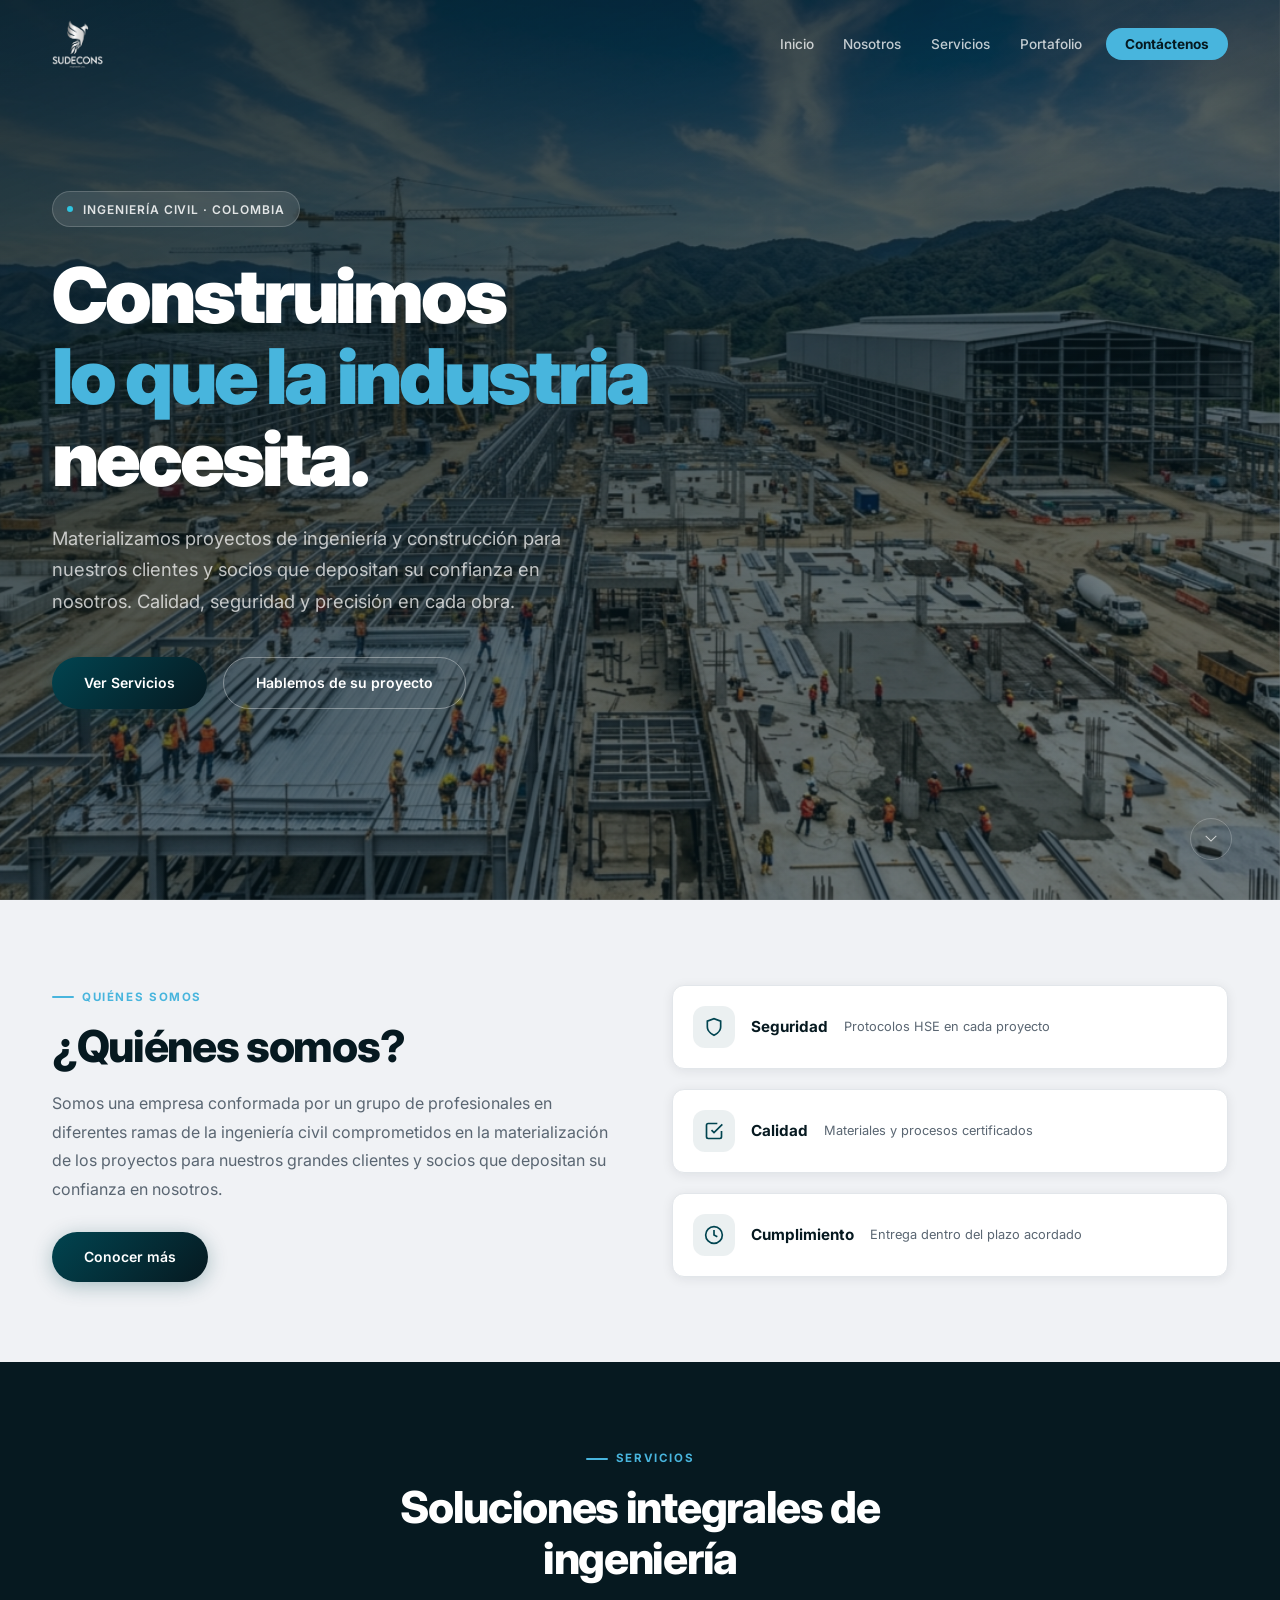
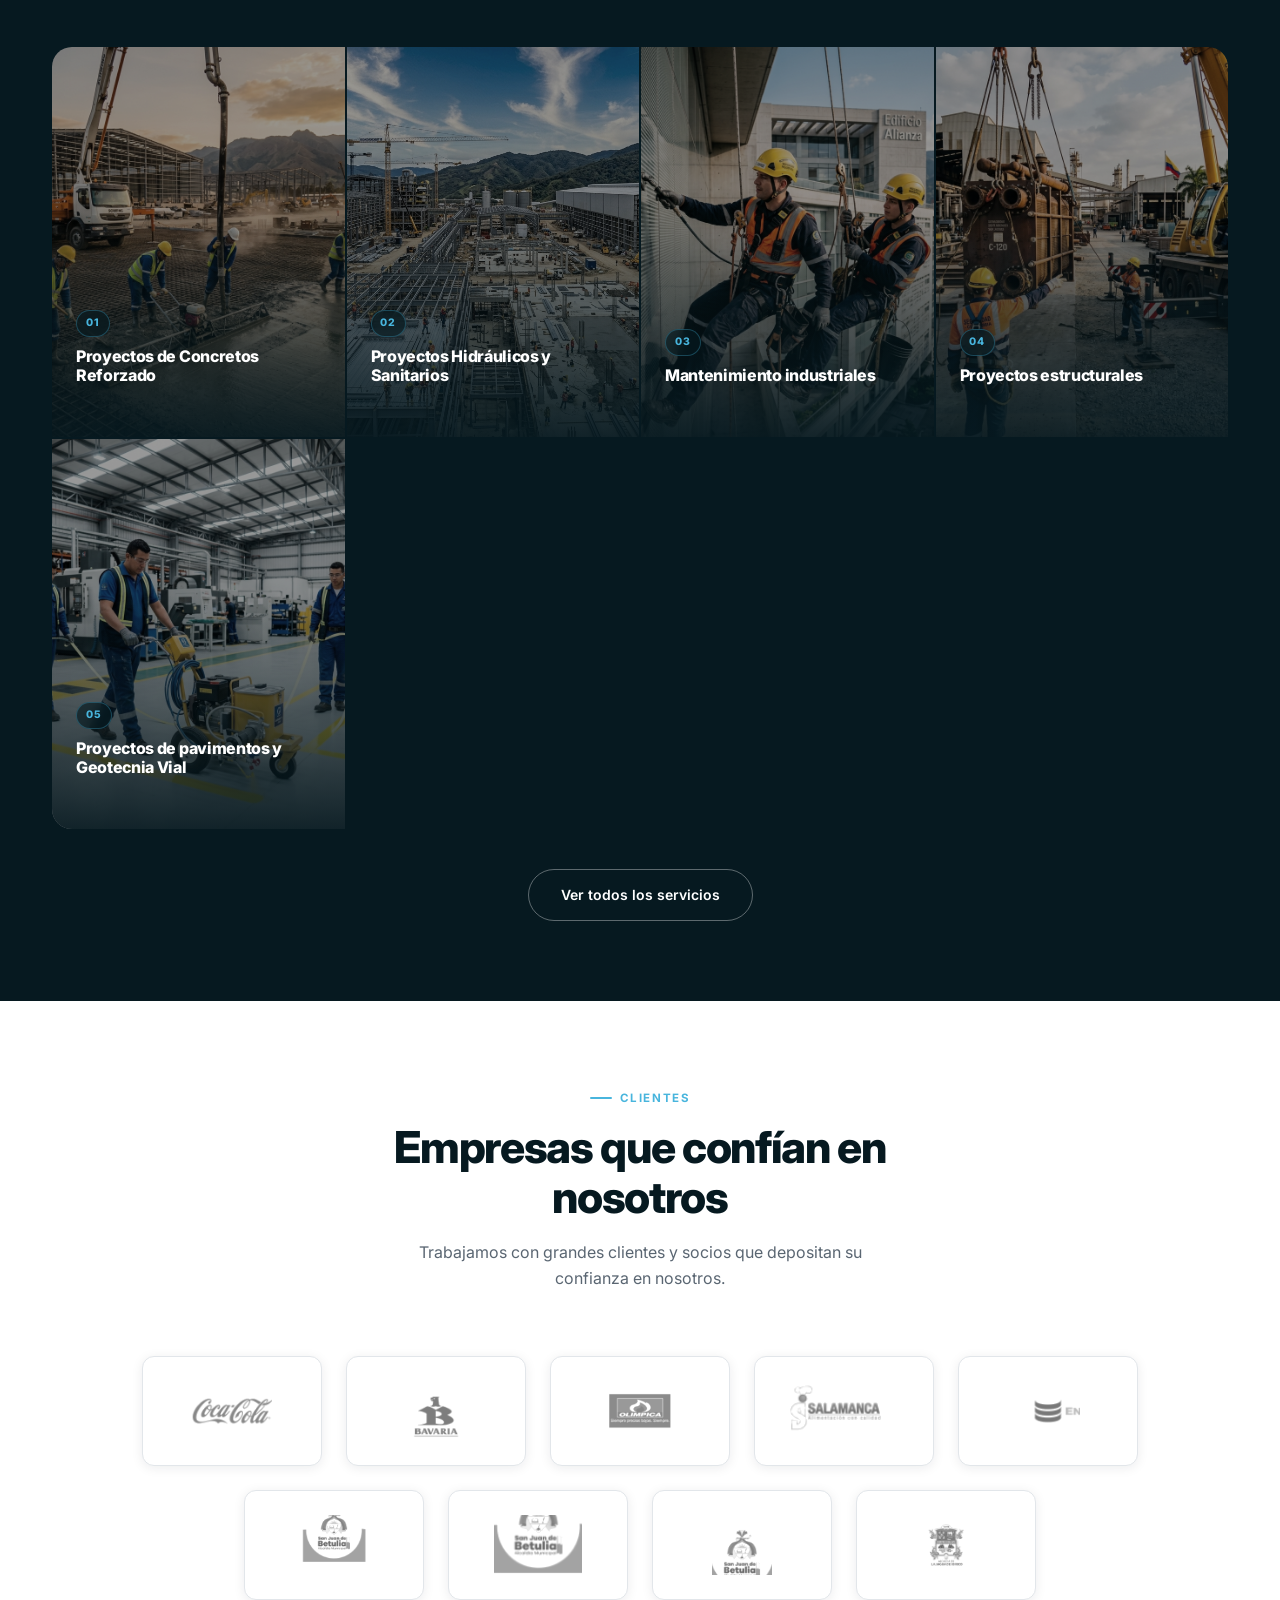
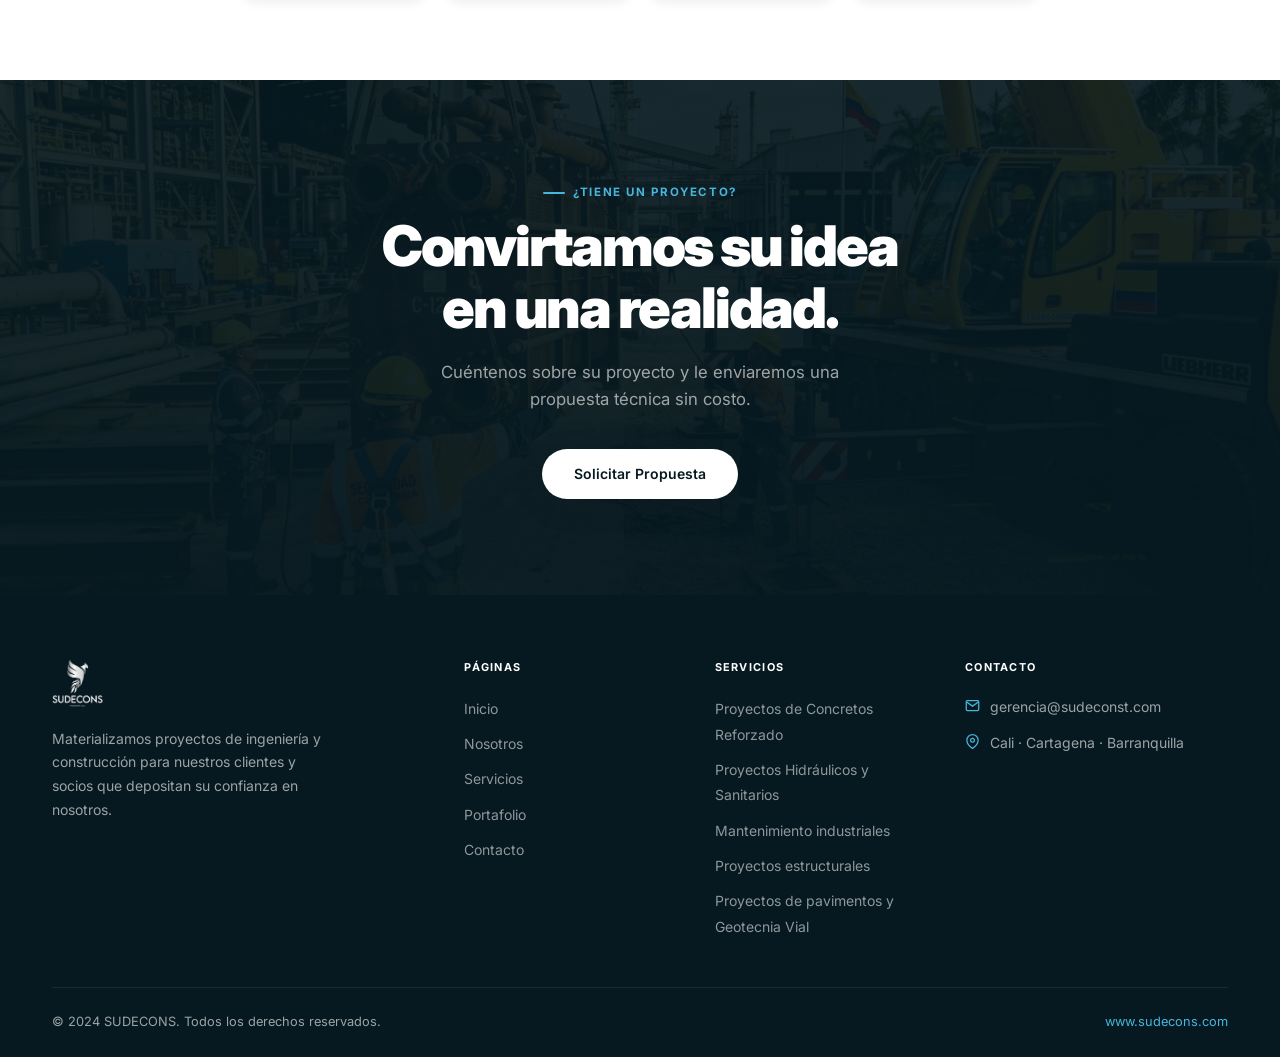
<file: index.html>
<!DOCTYPE html>
<html lang="es">
<head>
  <meta charset="UTF-8" />
  <meta name="viewport" content="width=device-width, initial-scale=1.0" />
  <meta name="description" content="SUDECONS — Ingeniería Civil y Servicios Industriales en Colombia. Obras civiles, mantenimiento industrial, montajes y señalización." />
  <title>SUDECONS — Ingeniería para la Industria</title>
  <link rel="preconnect" href="https://fonts.googleapis.com" />
  <link rel="preconnect" href="https://fonts.gstatic.com" crossorigin />
  <link href="https://fonts.googleapis.com/css2?family=Inter:wght@300;400;500;600;700;800;900&display=swap" rel="stylesheet" />
  <link rel="stylesheet" href="styles.css" />
</head>
<body data-page="home">

  <!-- ── NAVBAR ── -->
  <nav id="navbar" class="navbar">
    <div class="nav-container">
      <a href="index.html" class="nav-logo">
        <img src="images/logo.png" alt="SUDECONS" class="site-logo">
      </a>
      <ul class="nav-links">
        <li><a href="index.html"      class="nav-link" data-nav="home">Inicio</a></li>
        <li><a href="nosotros.html"   class="nav-link" data-nav="nosotros">Nosotros</a></li>
        <li><a href="servicios.html"  class="nav-link" data-nav="servicios">Servicios</a></li>
        <li><a href="proyectos.html"  class="nav-link" data-nav="proyectos">Portafolio</a></li>
        <li><a href="contacto.html"   class="nav-link nav-cta" data-nav="contacto">Contáctenos</a></li>
      </ul>
      <button class="nav-toggle" id="nav-toggle" aria-label="Abrir menú" aria-expanded="false">
        <span></span><span></span><span></span>
      </button>
    </div>
  </nav>

  <!-- ── MOBILE MENU ── -->
  <div class="mobile-menu" id="mobile-menu" aria-hidden="true">
    <ul>
      <li><a href="index.html"     class="mobile-link">Inicio</a></li>
      <li><a href="nosotros.html"  class="mobile-link">Nosotros</a></li>
      <li><a href="servicios.html" class="mobile-link">Servicios</a></li>
      <li><a href="proyectos.html" class="mobile-link">Portafolio</a></li>
      <li><a href="contacto.html"  class="mobile-link mobile-cta">Contáctenos</a></li>
    </ul>
  </div>

  <main>
    <!-- ── HERO ── -->
    <section class="hero">
      <div class="hero-bg">
        <img src="images/hero_construction.jpg" alt="Proyecto de construcción industrial SUDECONS" class="hero-img" />
        <div class="hero-overlay"></div>
      </div>
      <div class="hero-content container">
        <div class="hero-badge" data-anim="fade-up">
          <span class="badge-dot"></span>
          Ingeniería Civil · Colombia
        </div>
        <h1 class="hero-title" data-anim="fade-up" data-delay="100">
          Construimos<br />
          <span class="hero-title-accent">lo que la industria</span><br />
          necesita.
        </h1>
        <p class="hero-desc" data-anim="fade-up" data-delay="200">
          Materializamos proyectos de ingeniería y construcción para nuestros clientes y socios que depositan su confianza en nosotros. Calidad, seguridad y precisión en cada obra.
        </p>
        <div class="hero-actions" data-anim="fade-up" data-delay="300">
          <a href="servicios.html" class="btn btn-primary">Ver Servicios</a>
          <a href="contacto.html"  class="btn btn-outline">Hablemos de su proyecto</a>
        </div>
      </div>
      <a href="nosotros.html" class="hero-scroll" aria-label="Siguiente sección">
        <div class="scroll-indicator"><span></span></div>
      </a>
    </section>

    <!-- ── INTRO STRIP ── -->
    <section class="intro-strip section-subtle section">
      <div class="container">
        <div class="intro-grid" data-anim="fade-up">
          <div class="intro-text">
            <div class="section-label">Quiénes Somos</div>
            <h2 class="section-title">¿Quiénes somos?</h2>
            <p>Somos una empresa conformada por un grupo de profesionales en diferentes ramas de la ingeniería civil comprometidos en la materialización de los proyectos para nuestros grandes clientes y socios que depositan su confianza en nosotros.</p>
            <a href="nosotros.html" class="btn btn-primary" style="margin-top:1.75rem;">Conocer más</a>
          </div>
          <div class="intro-values">
            <div class="value-card">
              <div class="value-icon">
                <svg viewBox="0 0 24 24" fill="none" stroke="currentColor" stroke-width="2"><path d="M12 22s8-4 8-10V5l-8-3-8 3v7c0 6 8 10 8 10z"/></svg>
              </div>
              <strong>Seguridad</strong>
              <span>Protocolos HSE en cada proyecto</span>
            </div>
            <div class="value-card">
              <div class="value-icon">
                <svg viewBox="0 0 24 24" fill="none" stroke="currentColor" stroke-width="2"><polyline points="9 11 12 14 22 4"/><path d="M21 12v7a2 2 0 0 1-2 2H5a2 2 0 0 1-2-2V5a2 2 0 0 1 2-2h11"/></svg>
              </div>
              <strong>Calidad</strong>
              <span>Materiales y procesos certificados</span>
            </div>
            <div class="value-card">
              <div class="value-icon">
                <svg viewBox="0 0 24 24" fill="none" stroke="currentColor" stroke-width="2"><circle cx="12" cy="12" r="10"/><polyline points="12 6 12 12 16 14"/></svg>
              </div>
              <strong>Cumplimiento</strong>
              <span>Entrega dentro del plazo acordado</span>
            </div>
          </div>
        </div>
      </div>
    </section>

    <!-- ── SERVICES PREVIEW ── -->
    <section class="services-preview section section-dark">
      <div class="container">
        <div class="section-header" data-anim="fade-up">
          <div class="section-label light">Servicios</div>
          <h2 class="section-title light">Soluciones integrales de ingeniería</h2>
        </div>
        <div class="services-preview-grid">
          <a href="servicios.html#concretos" class="sp-card" data-anim="fade-up" data-delay="0">
            <img src="images/service_obras_civiles.jpg" alt="Proyectos de Concretos Reforzado" class="sp-img" loading="lazy" />
            <div class="sp-overlay">
              <span class="sp-num">01</span>
              <h3 class="sp-title">Proyectos de Concretos Reforzado</h3>
              <p class="sp-arrow">Ver detalle →</p>
            </div>
          </a>
          <a href="servicios.html#hidraulicos" class="sp-card" data-anim="fade-up" data-delay="100">
            <img src="images/hero_construction.jpg" alt="Proyectos Hidráulicos y Sanitarios" class="sp-img" loading="lazy" />
            <div class="sp-overlay">
              <span class="sp-num">02</span>
              <h3 class="sp-title">Proyectos Hidráulicos y Sanitarios</h3>
              <p class="sp-arrow">Ver detalle →</p>
            </div>
          </a>
          <a href="servicios.html#mantenimiento" class="sp-card" data-anim="fade-up" data-delay="200">
            <img src="images/service_maintenance.jpg" alt="Mantenimiento industriales" class="sp-img" loading="lazy" />
            <div class="sp-overlay">
              <span class="sp-num">03</span>
              <h3 class="sp-title">Mantenimiento industriales</h3>
              <p class="sp-arrow">Ver detalle →</p>
            </div>
          </a>
          <a href="servicios.html#estructurales" class="sp-card" data-anim="fade-up" data-delay="300">
            <img src="images/service_montajes.jpg" alt="Proyectos estructurales" class="sp-img" loading="lazy" />
            <div class="sp-overlay">
              <span class="sp-num">04</span>
              <h3 class="sp-title">Proyectos estructurales</h3>
              <p class="sp-arrow">Ver detalle →</p>
            </div>
          </a>
          <a href="servicios.html#pavimentos" class="sp-card" data-anim="fade-up" data-delay="400">
            <img src="images/service_senalizacion.jpg" alt="Proyectos de pavimentos y Geotecnia Vial" class="sp-img" loading="lazy" />
            <div class="sp-overlay">
              <span class="sp-num">05</span>
              <h3 class="sp-title">Proyectos de pavimentos y Geotecnia Vial</h3>
              <p class="sp-arrow">Ver detalle →</p>
            </div>
          </a>
        </div>
        <div class="section-cta" data-anim="fade-up">
          <a href="servicios.html" class="btn btn-outline">Ver todos los servicios</a>
        </div>
      </div>
    </section>

    <!-- ── CLIENTS ── -->
    <section class="clients-strip section">
      <div class="container">
        <div class="section-header" data-anim="fade-up">
          <div class="section-label">Clientes</div>
          <h2 class="section-title">Empresas que confían en nosotros</h2>
          <p class="section-desc">Trabajamos con grandes clientes y socios que depositan su confianza en nosotros.</p>
        </div>
        <div class="clients-logos" data-anim="fade-up">
          <div class="client-logo">
            <div class="client-logo-inner"><img src="images/clientes/coca_cola.png" alt="Coca-Cola" class="client-logo-img" loading="lazy"></div>
          </div>
          <div class="client-logo">
            <div class="client-logo-inner"><img src="images/clientes/bavaria.png" alt="Bavaria" class="client-logo-img" loading="lazy"></div>
          </div>
          <div class="client-logo">
            <div class="client-logo-inner"><img src="images/clientes/olimpica.png" alt="Olímpica" class="client-logo-img" loading="lazy"></div>
          </div>
          <div class="client-logo">
            <div class="client-logo-inner"><img src="images/clientes/valle_del_lili.png" alt="Fundación Valle del Lili" class="client-logo-img" loading="lazy"></div>
          </div>
          <div class="client-logo">
            <div class="client-logo-inner"><img src="images/clientes/imbanaco.png" alt="Clínica Imbanaco" class="client-logo-img" loading="lazy"></div>
          </div>
          <div class="client-logo">
            <div class="client-logo-inner"><img src="images/clientes/salamanca.png" alt="Salamanca" class="client-logo-img" loading="lazy"></div>
          </div>
          <div class="client-logo">
            <div class="client-logo-inner"><img src="images/clientes/envases.png" alt="Envases" class="client-logo-img" loading="lazy"></div>
          </div>
          <div class="client-logo">
            <div class="client-logo-inner"><img src="images/clientes/san_juan_betulia.png" alt="Alcaldía San Juan de Betulia" class="client-logo-img" loading="lazy"></div>
          </div>
          <div class="client-logo">
            <div class="client-logo-inner"><img src="images/clientes/jagua_ibirico.png" alt="Alcaldía de la Jagua de Ibirico" class="client-logo-img" loading="lazy"></div>
          </div>
        </div>
      </div>
    </section>

    <!-- ── CTA ── -->
    <section class="cta-section">
      <div class="cta-bg">
        <img src="images/service_montajes.jpg" alt="" class="cta-bg-img" loading="lazy" />
        <div class="cta-overlay"></div>
      </div>
      <div class="container cta-content" data-anim="fade-up">
        <div class="section-label light">¿Tiene un proyecto?</div>
        <h2 class="cta-title">Convirtamos su idea<br />en una realidad.</h2>
        <p class="cta-desc">Cuéntenos sobre su proyecto y le enviaremos una propuesta técnica sin costo.</p>
        <a href="contacto.html" class="btn btn-white">Solicitar Propuesta</a>
      </div>
    </section>
  </main>

  <!-- ── FOOTER ── -->
  <footer class="footer">
    <div class="container">
      <div class="footer-grid">
        <div class="footer-brand">
          <div class="footer-logo">
            <img src="images/logo.png" alt="SUDECONS" class="site-logo">
          </div>
          <p class="footer-tagline">Materializamos proyectos de ingeniería y construcción para nuestros clientes y socios que depositan su confianza en nosotros.</p>
        </div>
        <div class="footer-col">
          <h4 class="footer-heading">Páginas</h4>
          <ul class="footer-links">
            <li><a href="index.html">Inicio</a></li>
            <li><a href="nosotros.html">Nosotros</a></li>
            <li><a href="servicios.html">Servicios</a></li>
            <li><a href="proyectos.html">Portafolio</a></li>
            <li><a href="contacto.html">Contacto</a></li>
          </ul>
        </div>
        <div class="footer-col">
          <h4 class="footer-heading">Servicios</h4>
          <ul class="footer-links">
            <li><a href="servicios.html#concretos">Proyectos de Concretos Reforzado</a></li>
            <li><a href="servicios.html#hidraulicos">Proyectos Hidráulicos y Sanitarios</a></li>
            <li><a href="servicios.html#mantenimiento">Mantenimiento industriales</a></li>
            <li><a href="servicios.html#estructurales">Proyectos estructurales</a></li>
            <li><a href="servicios.html#pavimentos">Proyectos de pavimentos y Geotecnia Vial</a></li>
          </ul>
        </div>
        <div class="footer-col">
          <h4 class="footer-heading">Contacto</h4>
          <ul class="footer-contact-list">
            <li>
              <svg viewBox="0 0 24 24" fill="none" stroke="currentColor" stroke-width="2"><path d="M4 4h16c1.1 0 2 .9 2 2v12c0 1.1-.9 2-2 2H4c-1.1 0-2-.9-2-2V6c0-1.1.9-2 2-2z"/><polyline points="22,6 12,13 2,6"/></svg>
              <a href="mailto:gerencia@sudeconst.com">gerencia@sudeconst.com</a>
            </li>
            <li>
              <svg viewBox="0 0 24 24" fill="none" stroke="currentColor" stroke-width="2"><path d="M21 10c0 7-9 13-9 13s-9-6-9-13a9 9 0 0 1 18 0z"/><circle cx="12" cy="10" r="3"/></svg>
              <span>Cali · Cartagena · Barranquilla</span>
            </li>
          </ul>
        </div>
      </div>
      <div class="footer-bottom">
        <p class="footer-copy">© 2024 SUDECONS. Todos los derechos reservados.</p>
        <p class="footer-web">www.sudecons.com</p>
      </div>
    </div>
  </footer>

  <script src="main.js"></script>
</body>
</html>
</file>
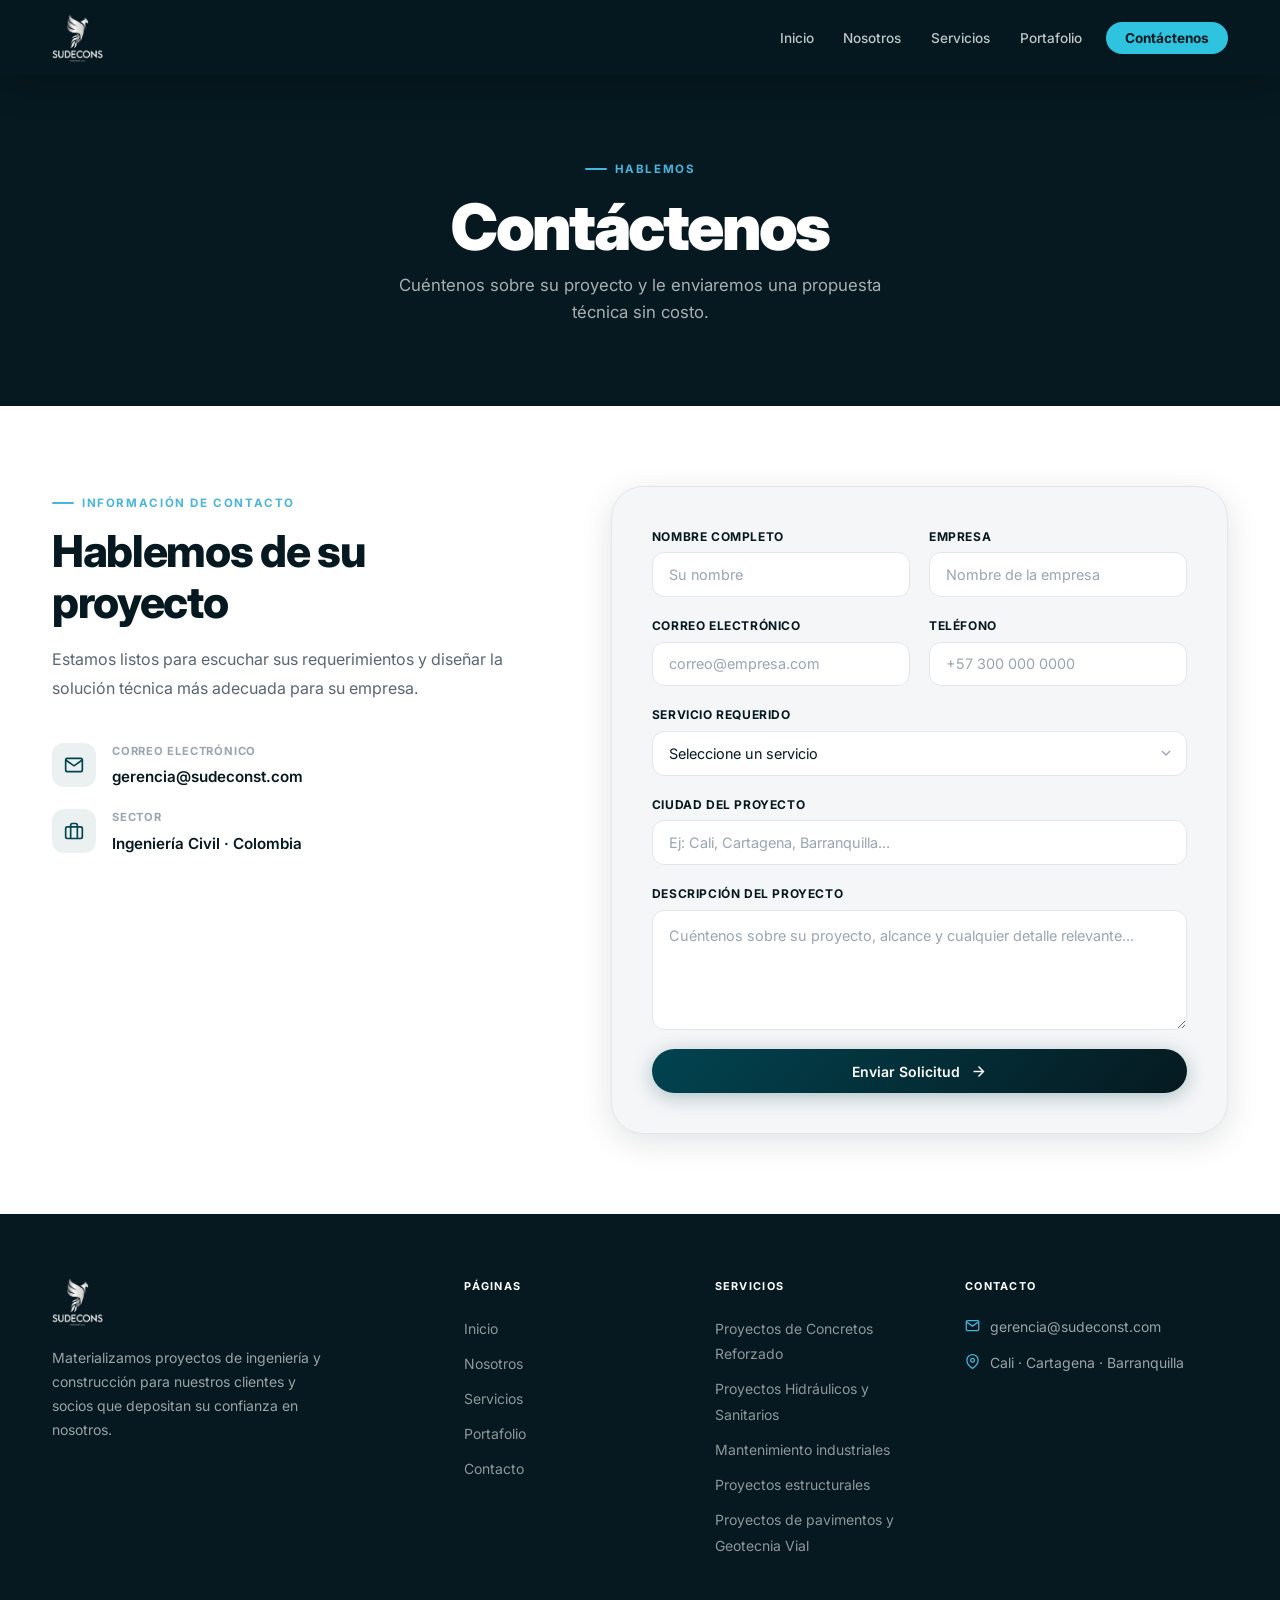
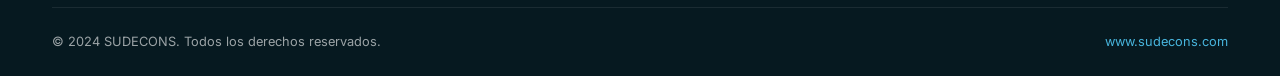
<file: contacto.html>
<!DOCTYPE html>
<html lang="es">
<head>
  <meta charset="UTF-8" />
  <meta name="viewport" content="width=device-width, initial-scale=1.0" />
  <meta name="description" content="Contáctenos — SUDECONS. Ingeniería civil e industrial en Colombia. Correo: gerencia@sudeconst.com" />
  <title>Contacto — SUDECONS</title>
  <link rel="preconnect" href="https://fonts.googleapis.com" />
  <link rel="preconnect" href="https://fonts.gstatic.com" crossorigin />
  <link href="https://fonts.googleapis.com/css2?family=Inter:wght@300;400;500;600;700;800;900&display=swap" rel="stylesheet" />
  <link rel="stylesheet" href="styles.css" />
</head>
<body data-page="contacto">

  <!-- ── NAVBAR ── -->
  <nav id="navbar" class="navbar navbar--solid">
    <div class="nav-container">
      <a href="index.html" class="nav-logo">
        <img src="images/logo.png" alt="SUDECONS" class="site-logo">
      </a>
      <ul class="nav-links">
        <li><a href="index.html"      class="nav-link"       data-nav="home">Inicio</a></li>
        <li><a href="nosotros.html"   class="nav-link"       data-nav="nosotros">Nosotros</a></li>
        <li><a href="servicios.html"  class="nav-link"       data-nav="servicios">Servicios</a></li>
        <li><a href="proyectos.html"  class="nav-link"       data-nav="proyectos">Portafolio</a></li>
        <li><a href="contacto.html"   class="nav-link nav-cta active" data-nav="contacto">Contáctenos</a></li>
      </ul>
      <button class="nav-toggle" id="nav-toggle" aria-label="Abrir menú" aria-expanded="false">
        <span></span><span></span><span></span>
      </button>
    </div>
  </nav>

  <!-- ── MOBILE MENU ── -->
  <div class="mobile-menu" id="mobile-menu" aria-hidden="true">
    <ul>
      <li><a href="index.html"     class="mobile-link">Inicio</a></li>
      <li><a href="nosotros.html"  class="mobile-link">Nosotros</a></li>
      <li><a href="servicios.html" class="mobile-link">Servicios</a></li>
      <li><a href="proyectos.html" class="mobile-link">Portafolio</a></li>
      <li><a href="contacto.html"  class="mobile-link mobile-cta">Contáctenos</a></li>
    </ul>
  </div>

  <main>

    <!-- ── PAGE HERO ── -->
    <section class="page-hero page-hero--dark">
      <div class="container page-hero-content">
        <div class="section-label light" data-anim="fade-up">Hablemos</div>
        <h1 class="page-hero-title" data-anim="fade-up" data-delay="100">Contáctenos</h1>
        <p class="page-hero-desc" data-anim="fade-up" data-delay="200">Cuéntenos sobre su proyecto y le enviaremos una propuesta técnica sin costo.</p>
      </div>
    </section>

    <!-- ── CONTACT SECTION ── -->
    <section class="section contact">
      <div class="container">
        <div class="contact-grid">

          <!-- INFO -->
          <div class="contact-info" data-anim="fade-right">
            <div class="section-label">Información de contacto</div>
            <h2 class="section-title">Hablemos de su proyecto</h2>
            <p class="contact-desc">Estamos listos para escuchar sus requerimientos y diseñar la solución técnica más adecuada para su empresa.</p>

            <div class="contact-items">
              <div class="contact-item">
                <div class="contact-icon">
                  <svg viewBox="0 0 24 24" fill="none" stroke="currentColor" stroke-width="2"><path d="M4 4h16c1.1 0 2 .9 2 2v12c0 1.1-.9 2-2 2H4c-1.1 0-2-.9-2-2V6c0-1.1.9-2 2-2z"/><polyline points="22,6 12,13 2,6"/></svg>
                </div>
                <div>
                  <span class="contact-label">Correo Electrónico</span>
                  <a href="mailto:gerencia@sudeconst.com" class="contact-value">gerencia@sudeconst.com</a>
                </div>
              </div>

              

              <div class="contact-item">
                <div class="contact-icon">
                  <svg viewBox="0 0 24 24" fill="none" stroke="currentColor" stroke-width="2"><rect x="2" y="7" width="20" height="14" rx="2"/><path d="M16 21V5a2 2 0 0 0-2-2h-4a2 2 0 0 0-2 2v16"/></svg>
                </div>
                <div>
                  <span class="contact-label">Sector</span>
                  <span class="contact-value">Ingeniería Civil · Colombia</span>
                </div>
              </div>
            </div>
          </div>

          <!-- FORM -->
          <div class="contact-form-wrap" data-anim="fade-left">
            <form class="contact-form" id="contact-form" novalidate>
              <div class="form-row">
                <div class="form-group">
                  <label for="nombre" class="form-label">Nombre completo</label>
                  <input type="text" id="nombre" name="nombre" class="form-input" placeholder="Su nombre" required autocomplete="name" />
                </div>
                <div class="form-group">
                  <label for="empresa" class="form-label">Empresa</label>
                  <input type="text" id="empresa" name="empresa" class="form-input" placeholder="Nombre de la empresa" autocomplete="organization" />
                </div>
              </div>
              <div class="form-row">
                <div class="form-group">
                  <label for="email" class="form-label">Correo electrónico</label>
                  <input type="email" id="email" name="email" class="form-input" placeholder="correo@empresa.com" required autocomplete="email" />
                </div>
                <div class="form-group">
                  <label for="telefono" class="form-label">Teléfono</label>
                  <input type="tel" id="telefono" name="telefono" class="form-input" placeholder="+57 300 000 0000" autocomplete="tel" />
                </div>
              </div>
              <div class="form-group">
                <label for="servicio" class="form-label">Servicio requerido</label>
                <select id="servicio" name="servicio" class="form-input form-select">
                  <option value="">Seleccione un servicio</option>
                  <option value="concretos">Proyectos de Concretos Reforzado</option>
                  <option value="hidraulicos">Proyectos Hidráulicos y Sanitarios</option>
                  <option value="mantenimiento">Mantenimiento industriales</option>
                  <option value="estructurales">Proyectos estructurales</option>
                  <option value="pavimentos">Proyectos de pavimentos y Geotecnia Vial</option>
                  <option value="otro">Otro</option>
                </select>
              </div>
              <div class="form-group">
                <label for="ciudad" class="form-label">Ciudad del proyecto</label>
                <input type="text" id="ciudad" name="ciudad" class="form-input" placeholder="Ej: Cali, Cartagena, Barranquilla..." />
              </div>
              <div class="form-group">
                <label for="mensaje" class="form-label">Descripción del proyecto</label>
                <textarea id="mensaje" name="mensaje" class="form-input form-textarea" rows="4" placeholder="Cuéntenos sobre su proyecto, alcance y cualquier detalle relevante..." required></textarea>
              </div>
              <button type="submit" class="btn btn-primary btn-full" id="submit-btn">
                <span class="btn-text">Enviar Solicitud</span>
                <svg class="btn-arrow" viewBox="0 0 24 24" fill="none" stroke="currentColor" stroke-width="2">
                  <line x1="5" y1="12" x2="19" y2="12"/><polyline points="12 5 19 12 12 19"/>
                </svg>
              </button>
              <div class="form-success" id="form-success" aria-live="polite" hidden>
                <svg viewBox="0 0 24 24" fill="none" stroke="currentColor" stroke-width="2"><polyline points="20 6 9 17 4 12"/></svg>
                <span>¡Mensaje enviado! Nos pondremos en contacto a la brevedad.</span>
              </div>
            </form>
          </div>

        </div>
      </div>
    </section>

  </main>

  <!-- ── FOOTER ── -->
  <footer class="footer">
    <div class="container">
      <div class="footer-grid">
        <div class="footer-brand">
          <div class="footer-logo">
            <img src="images/logo.png" alt="SUDECONS" class="site-logo">
          </div>
          <p class="footer-tagline">Materializamos proyectos de ingeniería y construcción para nuestros clientes y socios que depositan su confianza en nosotros.</p>
        </div>
        <div class="footer-col">
          <h4 class="footer-heading">Páginas</h4>
          <ul class="footer-links">
            <li><a href="index.html">Inicio</a></li>
            <li><a href="nosotros.html">Nosotros</a></li>
            <li><a href="servicios.html">Servicios</a></li>
            <li><a href="proyectos.html">Portafolio</a></li>
            <li><a href="contacto.html">Contacto</a></li>
          </ul>
        </div>
        <div class="footer-col">
          <h4 class="footer-heading">Servicios</h4>
          <ul class="footer-links">
            <li><a href="servicios.html#concretos">Proyectos de Concretos Reforzado</a></li>
            <li><a href="servicios.html#hidraulicos">Proyectos Hidráulicos y Sanitarios</a></li>
            <li><a href="servicios.html#mantenimiento">Mantenimiento industriales</a></li>
            <li><a href="servicios.html#estructurales">Proyectos estructurales</a></li>
            <li><a href="servicios.html#pavimentos">Proyectos de pavimentos y Geotecnia Vial</a></li>
          </ul>
        </div>
        <div class="footer-col">
          <h4 class="footer-heading">Contacto</h4>
          <ul class="footer-contact-list">
            <li>
              <svg viewBox="0 0 24 24" fill="none" stroke="currentColor" stroke-width="2"><path d="M4 4h16c1.1 0 2 .9 2 2v12c0 1.1-.9 2-2 2H4c-1.1 0-2-.9-2-2V6c0-1.1.9-2 2-2z"/><polyline points="22,6 12,13 2,6"/></svg>
              <a href="mailto:gerencia@sudeconst.com">gerencia@sudeconst.com</a>
            </li>
            <li>
              <svg viewBox="0 0 24 24" fill="none" stroke="currentColor" stroke-width="2"><path d="M21 10c0 7-9 13-9 13s-9-6-9-13a9 9 0 0 1 18 0z"/><circle cx="12" cy="10" r="3"/></svg>
              <span>Cali · Cartagena · Barranquilla</span>
            </li>
          </ul>
        </div>
      </div>
      <div class="footer-bottom">
        <p class="footer-copy">© 2024 SUDECONS. Todos los derechos reservados.</p>
        <p class="footer-web">www.sudecons.com</p>
      </div>
    </div>
  </footer>

  <script src="main.js"></script>
</body>
</html>
</file>
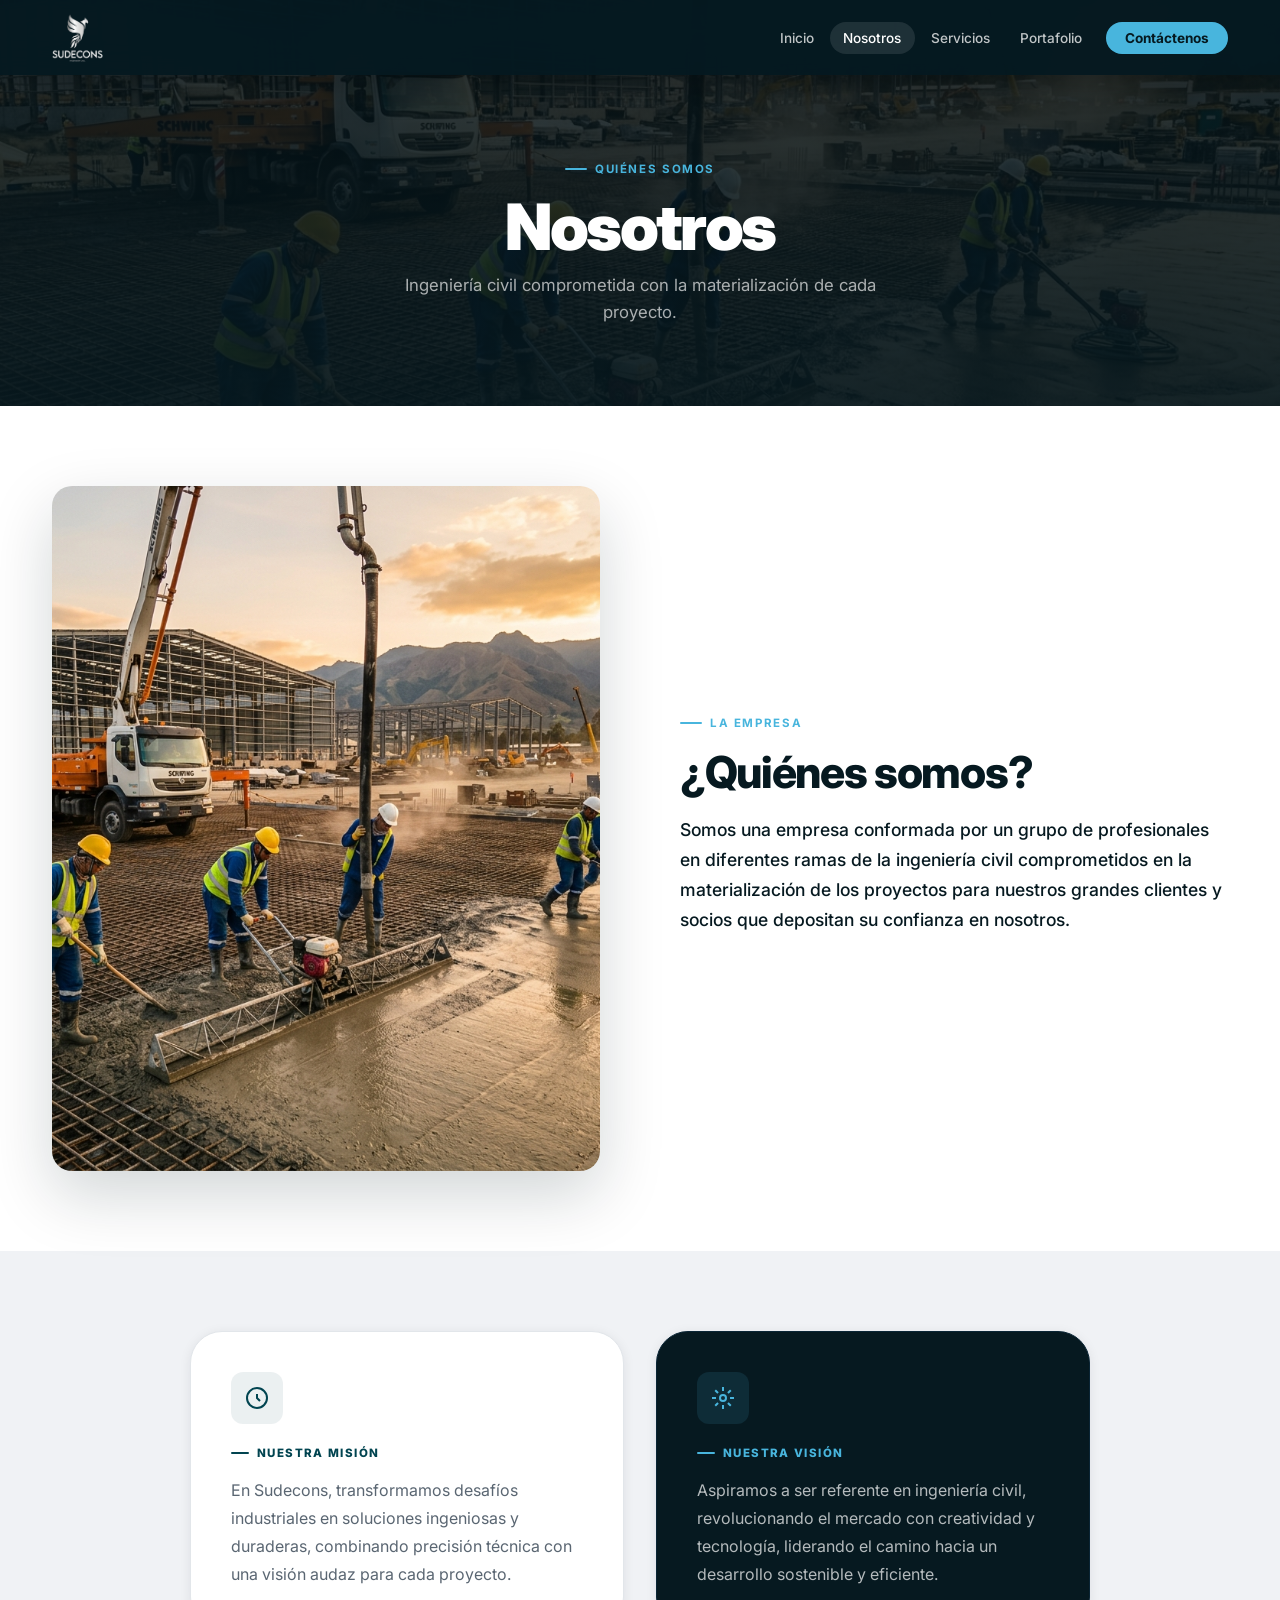
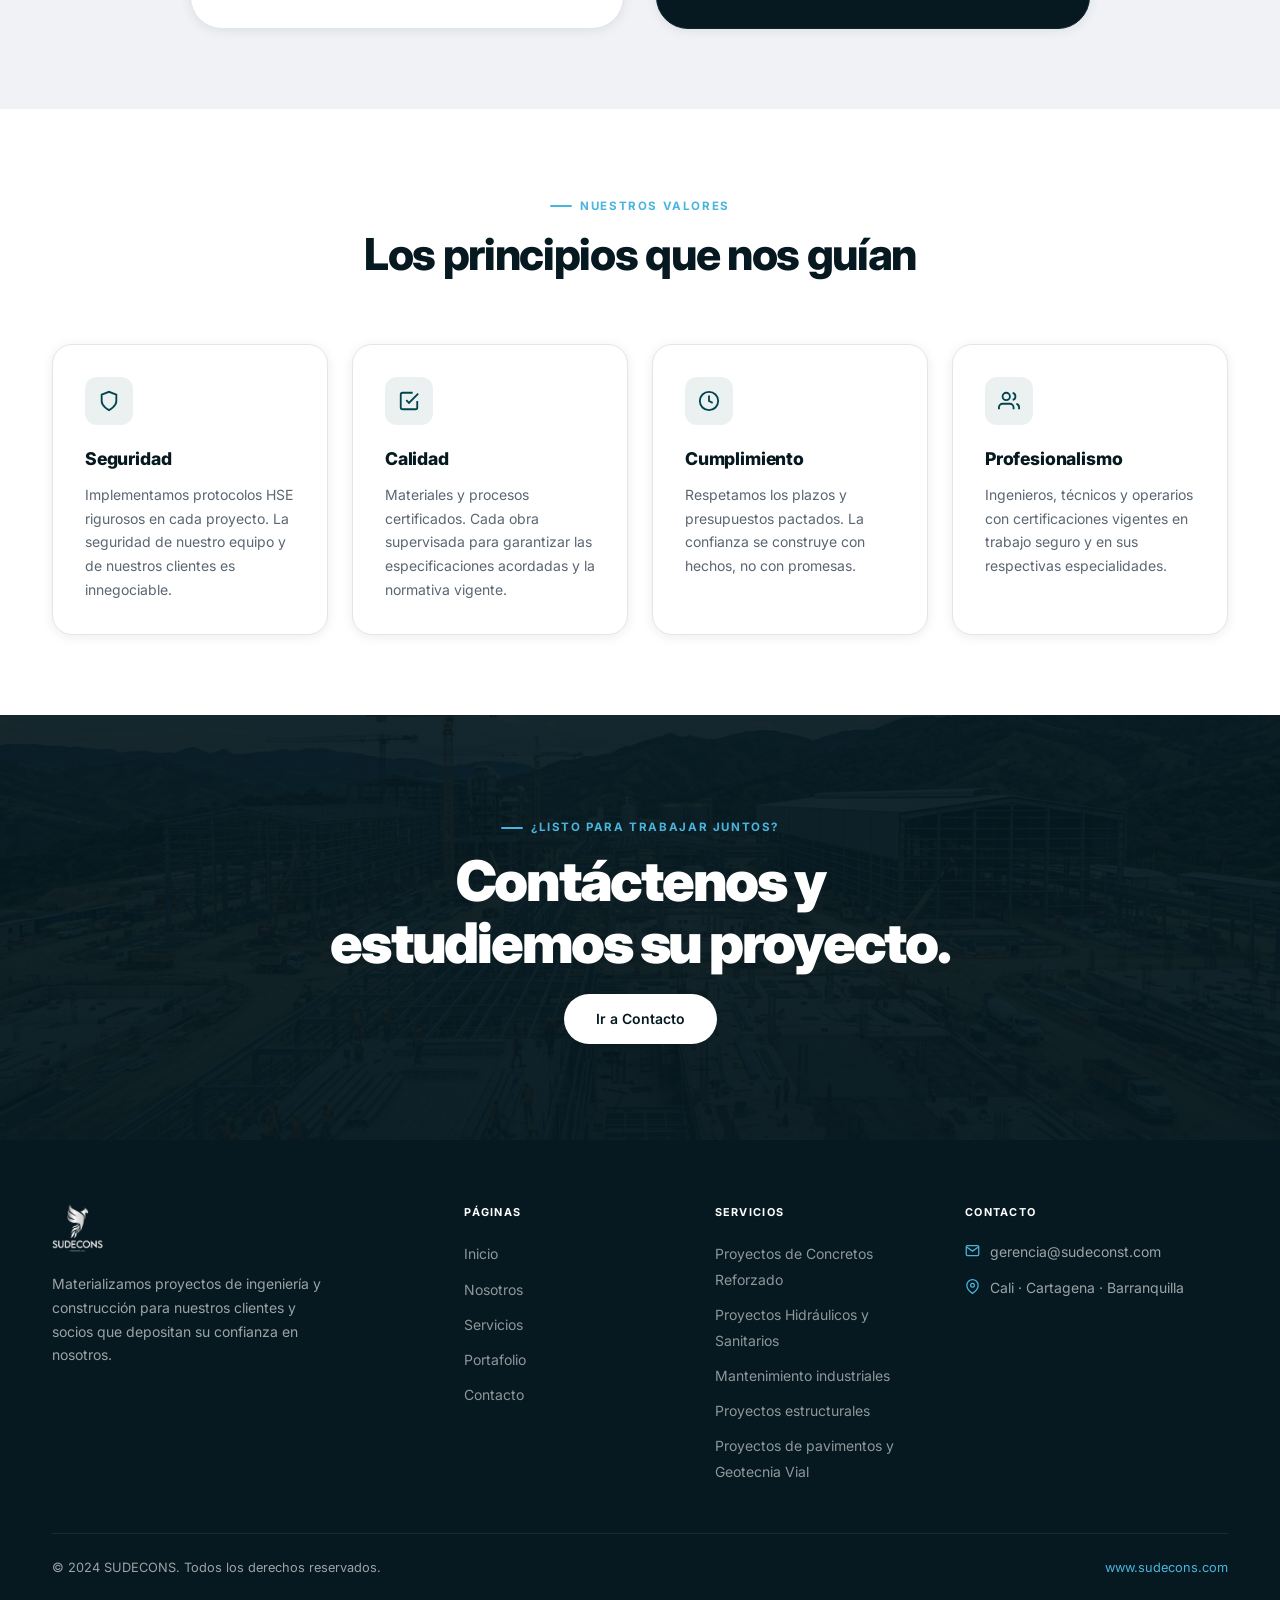
<file: nosotros.html>
<!DOCTYPE html>
<html lang="es">
<head>
  <meta charset="UTF-8" />
  <meta name="viewport" content="width=device-width, initial-scale=1.0" />
  <meta name="description" content="Conozca SUDECONS — empresa colombiana de ingeniería civil y servicios industriales." />
  <title>Nosotros — SUDECONS</title>
  <link rel="preconnect" href="https://fonts.googleapis.com" />
  <link rel="preconnect" href="https://fonts.gstatic.com" crossorigin />
  <link href="https://fonts.googleapis.com/css2?family=Inter:wght@300;400;500;600;700;800;900&display=swap" rel="stylesheet" />
  <link rel="stylesheet" href="styles.css" />
</head>
<body data-page="nosotros">

  <!-- ── NAVBAR ── -->
  <nav id="navbar" class="navbar navbar--solid">
    <div class="nav-container">
      <a href="index.html" class="nav-logo">
        <img src="images/logo.png" alt="SUDECONS" class="site-logo">
      </a>
      <ul class="nav-links">
        <li><a href="index.html"      class="nav-link"      data-nav="home">Inicio</a></li>
        <li><a href="nosotros.html"   class="nav-link active" data-nav="nosotros">Nosotros</a></li>
        <li><a href="servicios.html"  class="nav-link"      data-nav="servicios">Servicios</a></li>
        <li><a href="proyectos.html"  class="nav-link"      data-nav="proyectos">Portafolio</a></li>
        <li><a href="contacto.html"   class="nav-link nav-cta" data-nav="contacto">Contáctenos</a></li>
      </ul>
      <button class="nav-toggle" id="nav-toggle" aria-label="Abrir menú" aria-expanded="false">
        <span></span><span></span><span></span>
      </button>
    </div>
  </nav>

  <!-- ── MOBILE MENU ── -->
  <div class="mobile-menu" id="mobile-menu" aria-hidden="true">
    <ul>
      <li><a href="index.html"     class="mobile-link">Inicio</a></li>
      <li><a href="nosotros.html"  class="mobile-link">Nosotros</a></li>
      <li><a href="servicios.html" class="mobile-link">Servicios</a></li>
      <li><a href="proyectos.html" class="mobile-link">Portafolio</a></li>
      <li><a href="contacto.html"  class="mobile-link mobile-cta">Contáctenos</a></li>
    </ul>
  </div>

  <main>

    <!-- ── PAGE HERO ── -->

    <section class="page-hero page-hero--img">
      <div class="page-hero-bg">
        <img src="images/service_obras_civiles.jpg" alt="SUDECONS equipo de trabajo" class="page-hero-img" />
        <div class="page-hero-overlay"></div>
      </div>
      <div class="container page-hero-content" style="display: flex; flex-direction: column; align-items: center; text-align: center;">
        <div class="section-label light" data-anim="fade-up">Quiénes Somos</div>
        <h1 class="page-hero-title" data-anim="fade-up" data-delay="100">Nosotros</h1>
        <p class="page-hero-desc" data-anim="fade-up" data-delay="200">Ingeniería civil comprometida con la materialización de cada proyecto.</p>
      </div>
    </section>

    <!-- ── QUIÉNES SOMOS ── -->
    <section class="section about">
      <div class="container">
        <div class="about-grid">
          <div class="about-visual" data-anim="fade-right">
            <div class="about-img-wrap">
              <img src="images/service_obras_civiles.jpg" alt="Equipo de trabajo SUDECONS" class="about-img" loading="lazy" />
            </div>
          </div>
          <div class="about-content" data-anim="fade-left">
            <div class="section-label">La empresa</div>
            <h2 class="section-title">¿Quiénes somos?</h2>
            <p class="about-lead">Somos una empresa conformada por un grupo de profesionales en diferentes ramas de la ingeniería civil comprometidos en la materialización de los proyectos para nuestros grandes clientes y socios que depositan su confianza en nosotros.</p>
          </div>
        </div>
      </div>
    </section>

    <!-- ── MISIÓN & VISIÓN ── -->
    <section class="section section-subtle mv-section">
      <div class="container">
        <div class="mv-grid">

          <div class="mv-card" data-anim="fade-up" data-delay="0">
            <div class="mv-icon">
              <svg viewBox="0 0 24 24" fill="none" stroke="currentColor" stroke-width="2">
                <circle cx="12" cy="12" r="10"/>
                <path d="M12 8v4l3 3"/>
              </svg>
            </div>
            <div class="mv-label">Nuestra Misión</div>
            <p class="mv-text">En Sudecons, transformamos desafíos industriales en soluciones ingeniosas y duraderas, combinando precisión técnica con una visión audaz para cada proyecto.</p>
          </div>

          <div class="mv-card mv-card--accent" data-anim="fade-up" data-delay="150">
            <div class="mv-icon">
              <svg viewBox="0 0 24 24" fill="none" stroke="currentColor" stroke-width="2">
                <circle cx="12" cy="12" r="3"/>
                <path d="M12 1v4M12 19v4M4.22 4.22l2.83 2.83M16.95 16.95l2.83 2.83M1 12h4M19 12h4M4.22 19.78l2.83-2.83M16.95 7.05l2.83-2.83"/>
              </svg>
            </div>
            <div class="mv-label">Nuestra Visión</div>
            <p class="mv-text">Aspiramos a ser referente en ingeniería civil, revolucionando el mercado con creatividad y tecnología, liderando el camino hacia un desarrollo sostenible y eficiente.</p>
          </div>

        </div>
      </div>
    </section>

    <!-- ── VALUES ── -->
    <section class="section values-section">
      <div class="container">
        <div class="section-header" data-anim="fade-up">
          <div class="section-label">Nuestros Valores</div>
          <h2 class="section-title">Los principios que nos guían</h2>
        </div>
        <div class="values-grid">
          <div class="value-full-card" data-anim="fade-up" data-delay="0">
            <div class="vfc-icon">
              <svg viewBox="0 0 24 24" fill="none" stroke="currentColor" stroke-width="2"><path d="M12 22s8-4 8-10V5l-8-3-8 3v7c0 6 8 10 8 10z"/></svg>
            </div>
            <h3>Seguridad</h3>
            <p>Implementamos protocolos HSE rigurosos en cada proyecto. La seguridad de nuestro equipo y de nuestros clientes es innegociable.</p>
          </div>
          <div class="value-full-card" data-anim="fade-up" data-delay="100">
            <div class="vfc-icon">
              <svg viewBox="0 0 24 24" fill="none" stroke="currentColor" stroke-width="2"><polyline points="9 11 12 14 22 4"/><path d="M21 12v7a2 2 0 0 1-2 2H5a2 2 0 0 1-2-2V5a2 2 0 0 1 2-2h11"/></svg>
            </div>
            <h3>Calidad</h3>
            <p>Materiales y procesos certificados. Cada obra supervisada para garantizar las especificaciones acordadas y la normativa vigente.</p>
          </div>
          <div class="value-full-card" data-anim="fade-up" data-delay="200">
            <div class="vfc-icon">
              <svg viewBox="0 0 24 24" fill="none" stroke="currentColor" stroke-width="2"><circle cx="12" cy="12" r="10"/><polyline points="12 6 12 12 16 14"/></svg>
            </div>
            <h3>Cumplimiento</h3>
            <p>Respetamos los plazos y presupuestos pactados. La confianza se construye con hechos, no con promesas.</p>
          </div>
          <div class="value-full-card" data-anim="fade-up" data-delay="300">
            <div class="vfc-icon">
              <svg viewBox="0 0 24 24" fill="none" stroke="currentColor" stroke-width="2"><path d="M17 21v-2a4 4 0 0 0-4-4H5a4 4 0 0 0-4 4v2"/><circle cx="9" cy="7" r="4"/><path d="M23 21v-2a4 4 0 0 0-3-3.87"/><path d="M16 3.13a4 4 0 0 1 0 7.75"/></svg>
            </div>
            <h3>Profesionalismo</h3>
            <p>Ingenieros, técnicos y operarios con certificaciones vigentes en trabajo seguro y en sus respectivas especialidades.</p>
          </div>
        </div>
      </div>
    </section>



    <!-- ── CTA ── -->
    <section class="cta-section">
      <div class="cta-bg">
        <img src="images/hero_construction.jpg" alt="" class="cta-bg-img" loading="lazy" />
        <div class="cta-overlay"></div>
      </div>
      <div class="container cta-content" data-anim="fade-up">
        <div class="section-label light">¿Listo para trabajar juntos?</div>
        <h2 class="cta-title">Contáctenos y<br />estudiemos su proyecto.</h2>
        <a href="contacto.html" class="btn btn-white">Ir a Contacto</a>
      </div>
    </section>

  </main>

  <!-- ── FOOTER ── -->
  <footer class="footer">
    <div class="container">
      <div class="footer-grid">
        <div class="footer-brand">
          <div class="footer-logo">
            <img src="images/logo.png" alt="SUDECONS" class="site-logo">
          </div>
          <p class="footer-tagline">Materializamos proyectos de ingeniería y construcción para nuestros clientes y socios que depositan su confianza en nosotros.</p>
        </div>
        <div class="footer-col">
          <h4 class="footer-heading">Páginas</h4>
          <ul class="footer-links">
            <li><a href="index.html">Inicio</a></li>
            <li><a href="nosotros.html">Nosotros</a></li>
            <li><a href="servicios.html">Servicios</a></li>
            <li><a href="proyectos.html">Portafolio</a></li>
            <li><a href="contacto.html">Contacto</a></li>
          </ul>
        </div>
        <div class="footer-col">
          <h4 class="footer-heading">Servicios</h4>
          <ul class="footer-links">
            <li><a href="servicios.html#concretos">Proyectos de Concretos Reforzado</a></li>
            <li><a href="servicios.html#hidraulicos">Proyectos Hidráulicos y Sanitarios</a></li>
            <li><a href="servicios.html#mantenimiento">Mantenimiento industriales</a></li>
            <li><a href="servicios.html#estructurales">Proyectos estructurales</a></li>
            <li><a href="servicios.html#pavimentos">Proyectos de pavimentos y Geotecnia Vial</a></li>
          </ul>
        </div>
        <div class="footer-col">
          <h4 class="footer-heading">Contacto</h4>
          <ul class="footer-contact-list">
            <li>
              <svg viewBox="0 0 24 24" fill="none" stroke="currentColor" stroke-width="2"><path d="M4 4h16c1.1 0 2 .9 2 2v12c0 1.1-.9 2-2 2H4c-1.1 0-2-.9-2-2V6c0-1.1.9-2 2-2z"/><polyline points="22,6 12,13 2,6"/></svg>
              <a href="mailto:gerencia@sudeconst.com">gerencia@sudeconst.com</a>
            </li>
            <li>
              <svg viewBox="0 0 24 24" fill="none" stroke="currentColor" stroke-width="2"><path d="M21 10c0 7-9 13-9 13s-9-6-9-13a9 9 0 0 1 18 0z"/><circle cx="12" cy="10" r="3"/></svg>
              <span>Cali · Cartagena · Barranquilla</span>
            </li>
          </ul>
        </div>
      </div>
      <div class="footer-bottom">
        <p class="footer-copy">© 2024 SUDECONS. Todos los derechos reservados.</p>
        <p class="footer-web">www.sudecons.com</p>
      </div>
    </div>
  </footer>

  <script src="main.js"></script>
</body>
</html>
</file>
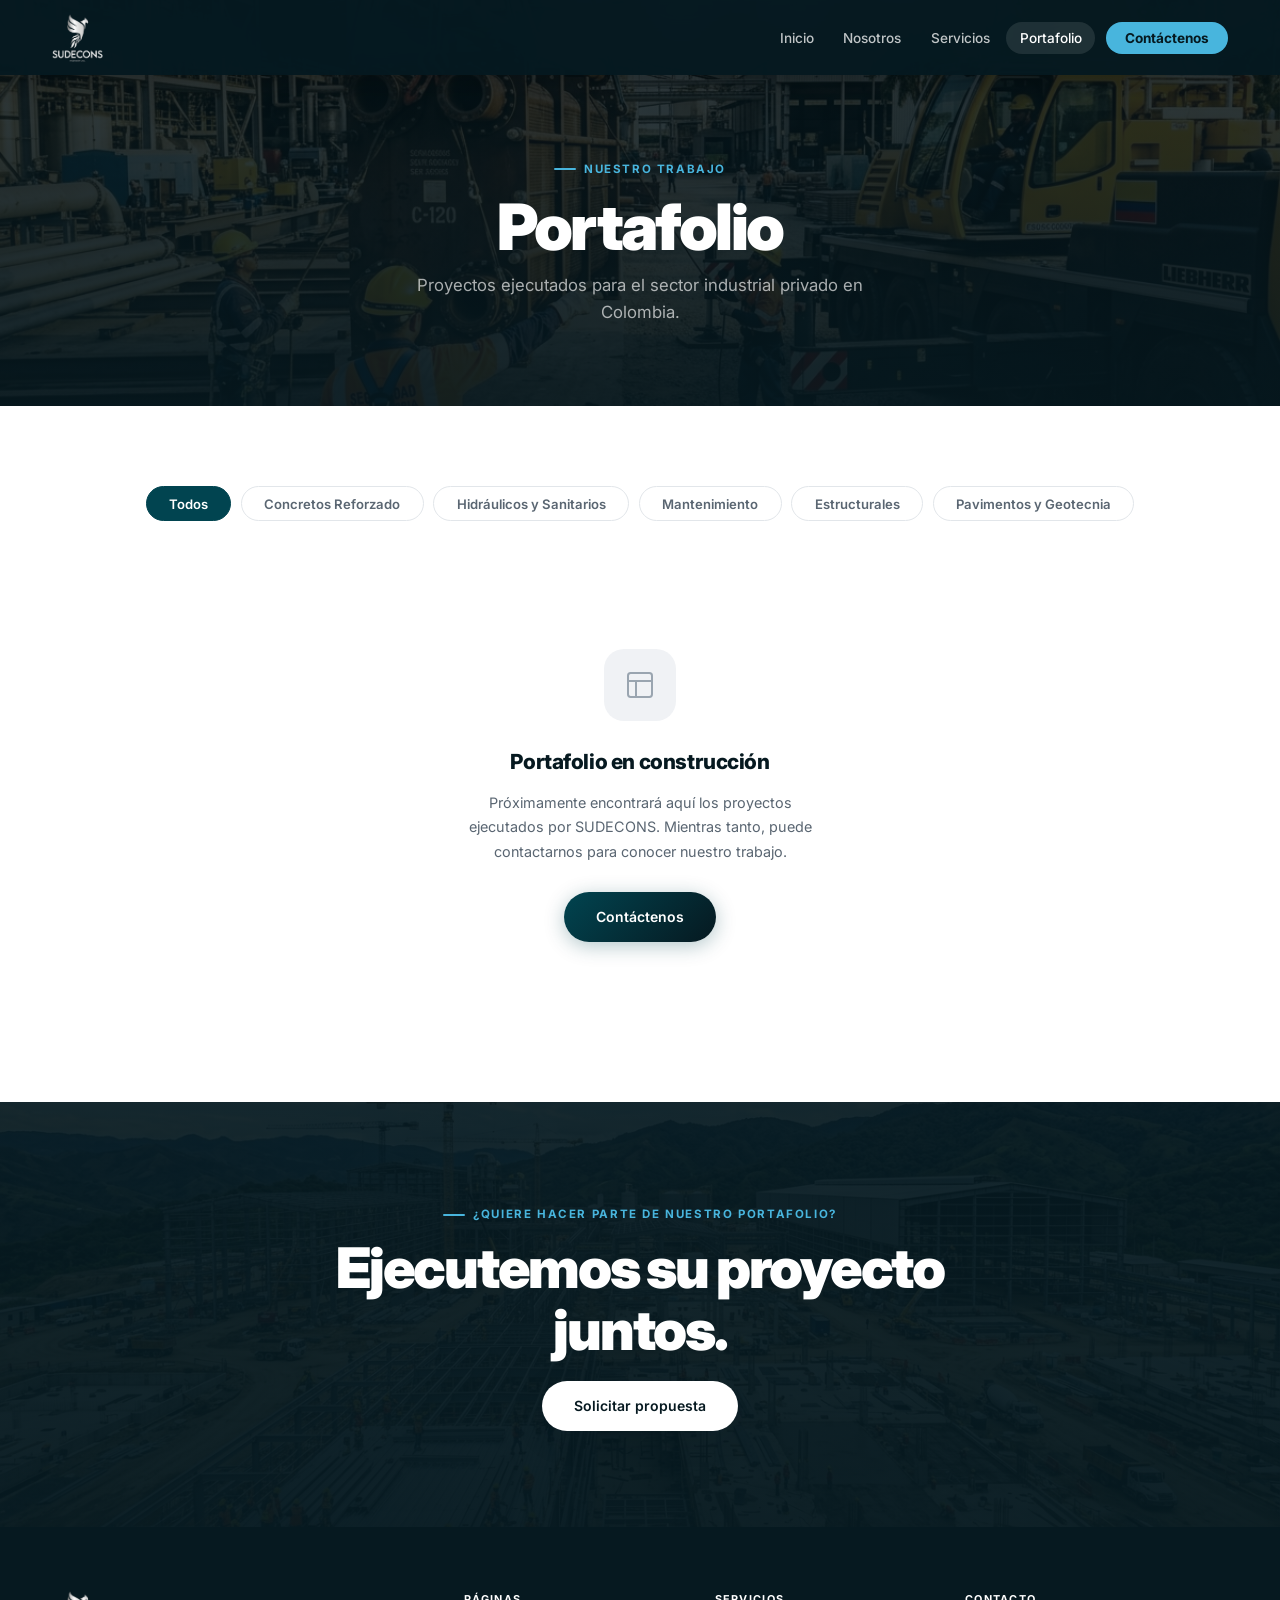
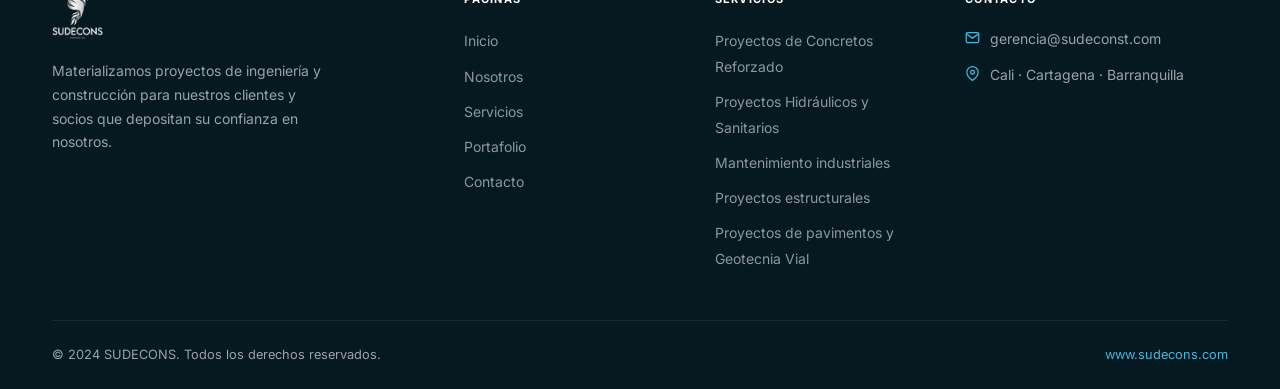
<file: proyectos.html>
<!DOCTYPE html>
<html lang="es">
<head>
  <meta charset="UTF-8" />
  <meta name="viewport" content="width=device-width, initial-scale=1.0" />
  <meta name="description" content="Portafolio de proyectos de SUDECONS — Ingeniería Civil y Servicios Industriales en Colombia." />
  <title>Portafolio — SUDECONS</title>
  <link rel="preconnect" href="https://fonts.googleapis.com" />
  <link rel="preconnect" href="https://fonts.gstatic.com" crossorigin />
  <link href="https://fonts.googleapis.com/css2?family=Inter:wght@300;400;500;600;700;800;900&display=swap" rel="stylesheet" />
  <link rel="stylesheet" href="styles.css" />
</head>
<body data-page="proyectos">

  <!-- ── NAVBAR ── -->
  <nav id="navbar" class="navbar navbar--solid">
    <div class="nav-container">
      <a href="index.html" class="nav-logo">
        <img src="images/logo.png" alt="SUDECONS" class="site-logo">
      </a>
      <ul class="nav-links">
        <li><a href="index.html"      class="nav-link"       data-nav="home">Inicio</a></li>
        <li><a href="nosotros.html"   class="nav-link"       data-nav="nosotros">Nosotros</a></li>
        <li><a href="servicios.html"  class="nav-link"       data-nav="servicios">Servicios</a></li>
        <li><a href="proyectos.html"  class="nav-link active" data-nav="proyectos">Portafolio</a></li>
        <li><a href="contacto.html"   class="nav-link nav-cta" data-nav="contacto">Contáctenos</a></li>
      </ul>
      <button class="nav-toggle" id="nav-toggle" aria-label="Abrir menú" aria-expanded="false">
        <span></span><span></span><span></span>
      </button>
    </div>
  </nav>

  <!-- ── MOBILE MENU ── -->
  <div class="mobile-menu" id="mobile-menu" aria-hidden="true">
    <ul>
      <li><a href="index.html"     class="mobile-link">Inicio</a></li>
      <li><a href="nosotros.html"  class="mobile-link">Nosotros</a></li>
      <li><a href="servicios.html" class="mobile-link">Servicios</a></li>
      <li><a href="proyectos.html" class="mobile-link">Portafolio</a></li>
      <li><a href="contacto.html"  class="mobile-link mobile-cta">Contáctenos</a></li>
    </ul>
  </div>

  <main>

    <!-- ── PAGE HERO ── -->
    <section class="page-hero page-hero--img">
      <div class="page-hero-bg">
        <img src="images/service_montajes.jpg" alt="Portafolio de proyectos SUDECONS" class="page-hero-img" />
        <div class="page-hero-overlay"></div>
      </div>
      <div class="container page-hero-content">
        <div class="section-label light" data-anim="fade-up">Nuestro trabajo</div>
        <h1 class="page-hero-title" data-anim="fade-up" data-delay="100">Portafolio</h1>
        <p class="page-hero-desc" data-anim="fade-up" data-delay="200">Proyectos ejecutados para el sector industrial privado en Colombia.</p>
      </div>
    </section>

    <!-- ── PORTFOLIO SECTION ── -->
    <section class="section portfolio-section">
      <div class="container">

        <!-- FILTER BUTTONS -->
        <div class="portfolio-filters" data-anim="fade-up" id="portfolio-filters">
          <button class="filter-btn active" data-filter="all">Todos</button>
          <button class="filter-btn" data-filter="concretos">Concretos Reforzado</button>
          <button class="filter-btn" data-filter="hidraulicos">Hidráulicos y Sanitarios</button>
          <button class="filter-btn" data-filter="mantenimiento">Mantenimiento</button>
          <button class="filter-btn" data-filter="estructurales">Estructurales</button>
          <button class="filter-btn" data-filter="pavimentos">Pavimentos y Geotecnia</button>
        </div>

        <!-- ═══════════════════════════════════════════════════════════════
             GRID DE PROYECTOS
             ───────────────────────────────────────────────────────────────
             CÓMO AGREGAR UN PROYECTO:
             Copie el bloque <article class="project-card"> de abajo,
             péguelo dentro del <div id="projects-grid"> y reemplace:
               - data-category: una de las categorías del filtro
               - src de la imagen: ruta a la foto del proyecto
               - alt: descripción de la imagen
               - .project-tag: tipo de servicio (texto visible)
               - .project-title: nombre del proyecto
               - .project-location: ciudad / empresa
               - .project-desc: descripción breve (1-2 líneas)
        ═══════════════════════════════════════════════════════════════ -->
        <div class="projects-grid" id="projects-grid" data-anim="fade-up">

          <!--
          ╔══════════════════════════════════════════════════════════════╗
          ║  PLANTILLA DE PROYECTO — copie y edite para agregar uno     ║
          ╚══════════════════════════════════════════════════════════════╝

          <article class="project-card" data-category="obras-civiles">
            <div class="project-img-wrap">
              <img src="images/NOMBRE_DE_IMAGEN.jpg" alt="Descripción del proyecto" class="project-img" loading="lazy" />
              <div class="project-img-overlay">
                <span class="project-view">Ver proyecto</span>
              </div>
            </div>
            <div class="project-info">
              <span class="project-tag">Obras Civiles</span>
              <h3 class="project-title">Nombre del Proyecto</h3>
              <p class="project-location">
                <svg viewBox="0 0 24 24" fill="none" stroke="currentColor" stroke-width="2"><path d="M21 10c0 7-9 13-9 13s-9-6-9-13a9 9 0 0 1 18 0z"/><circle cx="12" cy="10" r="3"/></svg>
                Ciudad, Colombia
              </p>
              <p class="project-desc">Descripción breve del trabajo realizado. Mencione el alcance, materiales principales o lo más destacado.</p>
            </div>
          </article>

          -->

        </div>
        <!-- FIN DEL GRID -->

        <!-- EMPTY STATE (se oculta automáticamente cuando hay proyectos) -->
        <div class="portfolio-empty" id="portfolio-empty">
          <div class="empty-icon">
            <svg viewBox="0 0 24 24" fill="none" stroke="currentColor" stroke-width="1.5">
              <rect x="3" y="3" width="18" height="18" rx="2"/><path d="M3 9h18M9 21V9"/>
            </svg>
          </div>
          <h3 class="empty-title">Portafolio en construcción</h3>
          <p class="empty-desc">Próximamente encontrará aquí los proyectos ejecutados por SUDECONS. Mientras tanto, puede contactarnos para conocer nuestro trabajo.</p>
          <a href="contacto.html" class="btn btn-primary">Contáctenos</a>
        </div>

      </div>
    </section>

    <!-- ── CTA ── -->
    <section class="cta-section">
      <div class="cta-bg">
        <img src="images/hero_construction.jpg" alt="" class="cta-bg-img" loading="lazy" />
        <div class="cta-overlay"></div>
      </div>
      <div class="container cta-content" data-anim="fade-up">
        <div class="section-label light">¿Quiere hacer parte de nuestro portafolio?</div>
        <h2 class="cta-title">Ejecutemos su proyecto<br />juntos.</h2>
        <a href="contacto.html" class="btn btn-white">Solicitar propuesta</a>
      </div>
    </section>

  </main>

  <!-- ── FOOTER ── -->
  <footer class="footer">
    <div class="container">
      <div class="footer-grid">
        <div class="footer-brand">
          <div class="footer-logo">
            <img src="images/logo.png" alt="SUDECONS" class="site-logo">
          </div>
          <p class="footer-tagline">Materializamos proyectos de ingeniería y construcción para nuestros clientes y socios que depositan su confianza en nosotros.</p>
        </div>
        <div class="footer-col">
          <h4 class="footer-heading">Páginas</h4>
          <ul class="footer-links">
            <li><a href="index.html">Inicio</a></li>
            <li><a href="nosotros.html">Nosotros</a></li>
            <li><a href="servicios.html">Servicios</a></li>
            <li><a href="proyectos.html">Portafolio</a></li>
            <li><a href="contacto.html">Contacto</a></li>
          </ul>
        </div>
        <div class="footer-col">
          <h4 class="footer-heading">Servicios</h4>
          <ul class="footer-links">
            <li><a href="servicios.html#concretos">Proyectos de Concretos Reforzado</a></li>
            <li><a href="servicios.html#hidraulicos">Proyectos Hidráulicos y Sanitarios</a></li>
            <li><a href="servicios.html#mantenimiento">Mantenimiento industriales</a></li>
            <li><a href="servicios.html#estructurales">Proyectos estructurales</a></li>
            <li><a href="servicios.html#pavimentos">Proyectos de pavimentos y Geotecnia Vial</a></li>
          </ul>
        </div>
        <div class="footer-col">
          <h4 class="footer-heading">Contacto</h4>
          <ul class="footer-contact-list">
            <li>
              <svg viewBox="0 0 24 24" fill="none" stroke="currentColor" stroke-width="2"><path d="M4 4h16c1.1 0 2 .9 2 2v12c0 1.1-.9 2-2 2H4c-1.1 0-2-.9-2-2V6c0-1.1.9-2 2-2z"/><polyline points="22,6 12,13 2,6"/></svg>
              <a href="mailto:gerencia@sudeconst.com">gerencia@sudeconst.com</a>
            </li>
            <li>
              <svg viewBox="0 0 24 24" fill="none" stroke="currentColor" stroke-width="2"><path d="M21 10c0 7-9 13-9 13s-9-6-9-13a9 9 0 0 1 18 0z"/><circle cx="12" cy="10" r="3"/></svg>
              <span>Cali · Cartagena · Barranquilla</span>
            </li>
          </ul>
        </div>
      </div>
      <div class="footer-bottom">
        <p class="footer-copy">© 2024 SUDECONS. Todos los derechos reservados.</p>
        <p class="footer-web">www.sudecons.com</p>
      </div>
    </div>
  </footer>

  <script src="main.js"></script>
  <script src="portfolio.js"></script>
</body>
</html>
</file>
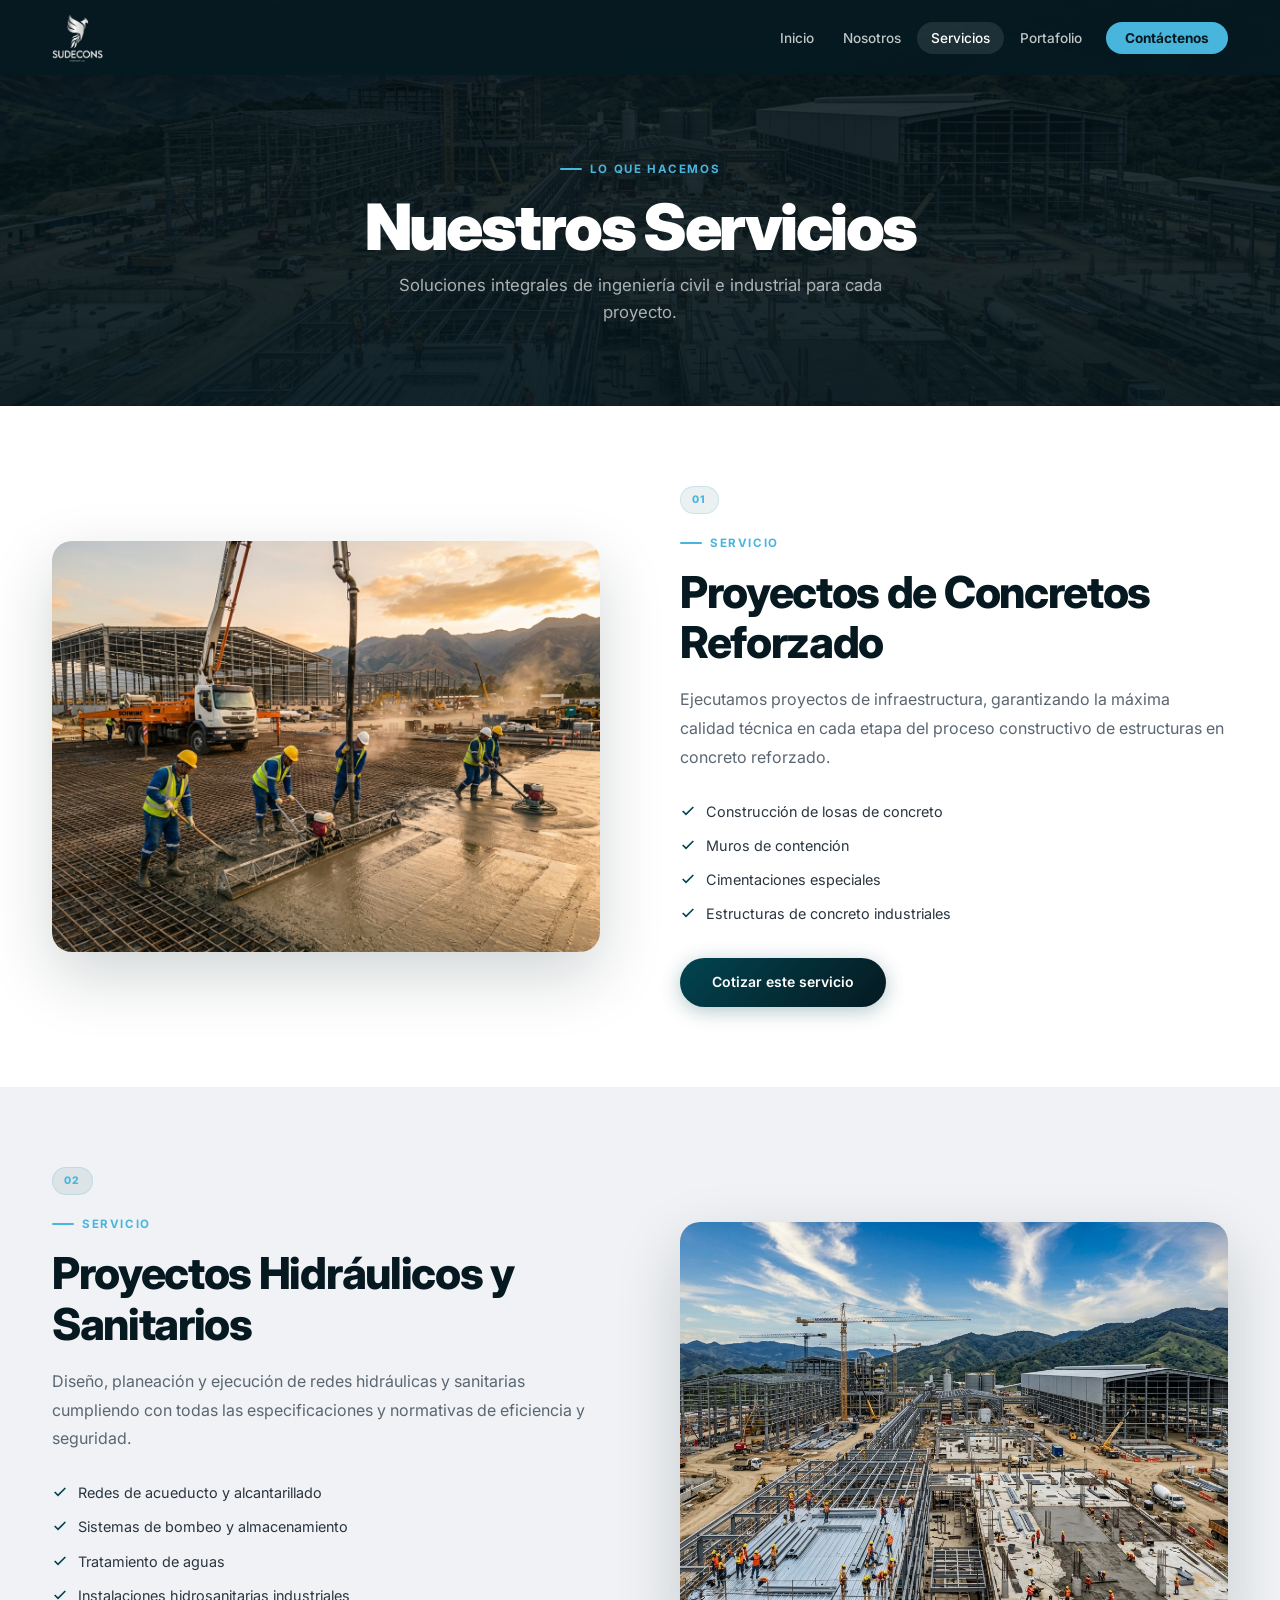
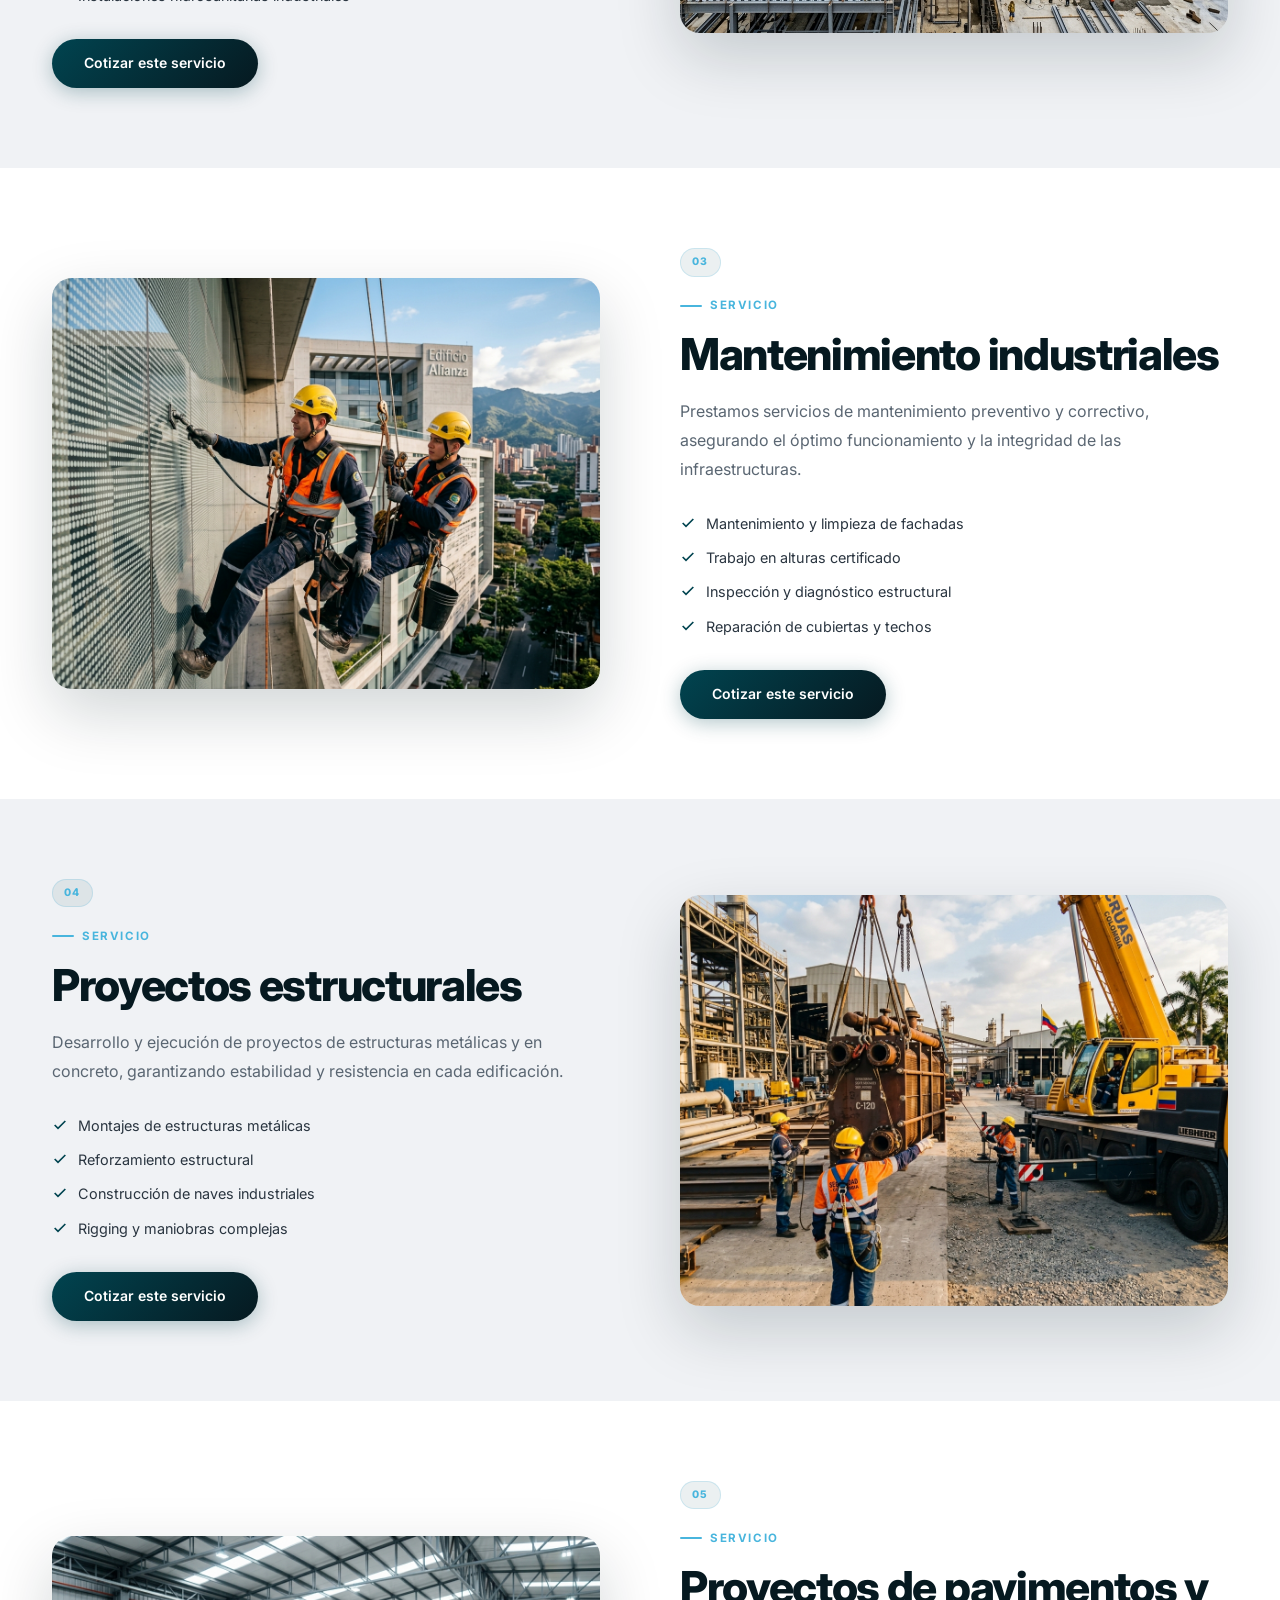
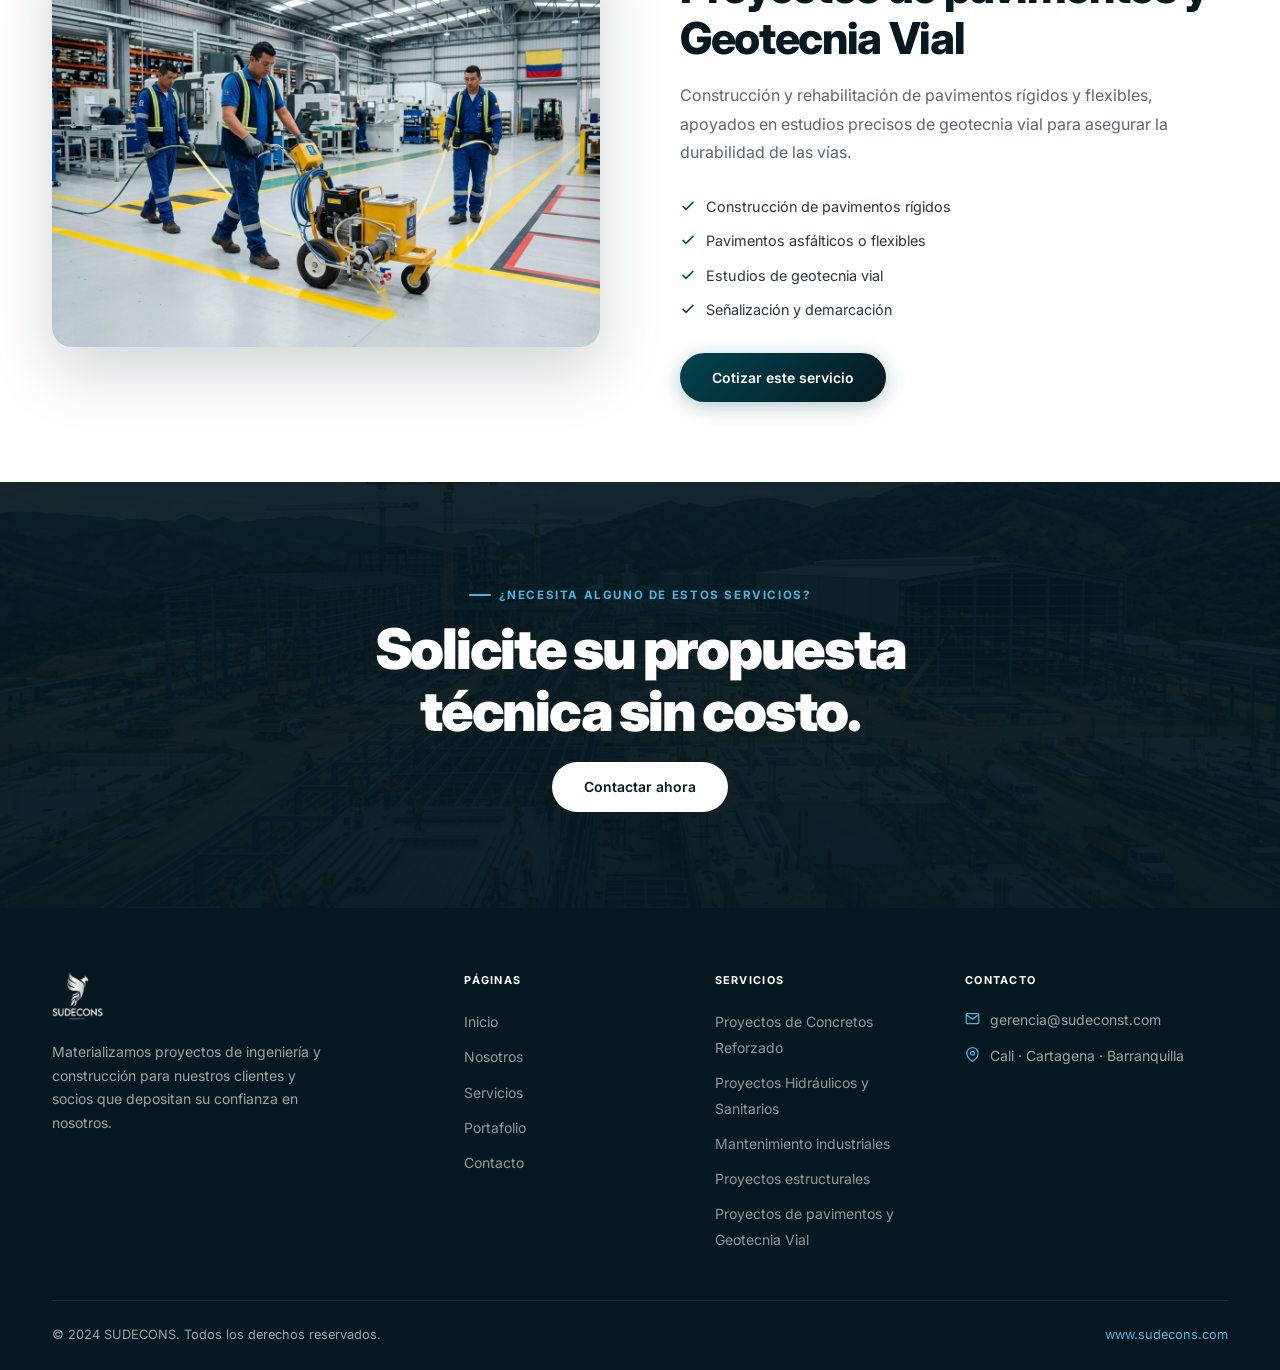
<file: servicios.html>
<!DOCTYPE html>
<html lang="es">
<head>
  <meta charset="UTF-8" />
  <meta name="viewport" content="width=device-width, initial-scale=1.0" />
  <meta name="description" content="Servicios de SUDECONS: Proyectos de Concretos Reforzado, Hidráulicos, Mantenimiento, Estructurales, y Pavimentos." />
  <title>Servicios — SUDECONS</title>
  <link rel="preconnect" href="https://fonts.googleapis.com" />
  <link rel="preconnect" href="https://fonts.gstatic.com" crossorigin />
  <link href="https://fonts.googleapis.com/css2?family=Inter:wght@300;400;500;600;700;800;900&display=swap" rel="stylesheet" />
  <link rel="stylesheet" href="styles.css" />
</head>
<body data-page="servicios">

  <!-- ── NAVBAR ── -->
  <nav id="navbar" class="navbar navbar--solid">
    <div class="nav-container">
      <a href="index.html" class="nav-logo">
        <img src="images/logo.png" alt="SUDECONS" class="site-logo">
      </a>
      <ul class="nav-links">
        <li><a href="index.html"      class="nav-link"       data-nav="home">Inicio</a></li>
        <li><a href="nosotros.html"   class="nav-link"       data-nav="nosotros">Nosotros</a></li>
        <li><a href="servicios.html"  class="nav-link active" data-nav="servicios">Servicios</a></li>
        <li><a href="proyectos.html"  class="nav-link"       data-nav="proyectos">Portafolio</a></li>
        <li><a href="contacto.html"   class="nav-link nav-cta" data-nav="contacto">Contáctenos</a></li>
      </ul>
      <button class="nav-toggle" id="nav-toggle" aria-label="Abrir menú" aria-expanded="false">
        <span></span><span></span><span></span>
      </button>
    </div>
  </nav>

  <!-- ── MOBILE MENU ── -->
  <div class="mobile-menu" id="mobile-menu" aria-hidden="true">
    <ul>
      <li><a href="index.html"     class="mobile-link">Inicio</a></li>
      <li><a href="nosotros.html"  class="mobile-link">Nosotros</a></li>
      <li><a href="servicios.html" class="mobile-link">Servicios</a></li>
      <li><a href="proyectos.html" class="mobile-link">Portafolio</a></li>
      <li><a href="contacto.html"  class="mobile-link mobile-cta">Contáctenos</a></li>
    </ul>
  </div>

  <main>

    <!-- ── PAGE HERO ── -->
    <section class="page-hero page-hero--img">
      <div class="page-hero-bg">
        <img src="images/hero_construction.jpg" alt="Servicios SUDECONS" class="page-hero-img" />
        <div class="page-hero-overlay"></div>
      </div>
      <div class="container page-hero-content">
        <div class="section-label light" data-anim="fade-up">Lo que hacemos</div>
        <h1 class="page-hero-title" data-anim="fade-up" data-delay="100">Nuestros Servicios</h1>
        <p class="page-hero-desc" data-anim="fade-up" data-delay="200">Soluciones integrales de ingeniería civil e industrial para cada proyecto.</p>
      </div>
    </section>

    <!-- ── SERVICE 01: CONCRETOS REFORZADO ── -->
    <section id="concretos" class="service-detail section">
      <div class="container">
        <div class="service-detail-grid">
          <div class="sd-visual" data-anim="fade-right">
            <img src="images/service_obras_civiles.jpg" alt="Proyectos de Concretos Reforzado" class="sd-img" loading="lazy" />
          </div>
          <div class="sd-content" data-anim="fade-left">
            <span class="sd-num">01</span>
            <div class="section-label">Servicio</div>
            <h2 class="section-title">Proyectos de Concretos Reforzado</h2>
            <p class="sd-desc">Ejecutamos proyectos de infraestructura, garantizando la máxima calidad técnica en cada etapa del proceso constructivo de estructuras en concreto reforzado.</p>
            <ul class="sd-list">
              <li>
                <svg viewBox="0 0 24 24" fill="none" stroke="currentColor" stroke-width="2.5"><polyline points="20 6 9 17 4 12"/></svg>
                Construcción de losas de concreto
              </li>
              <li>
                <svg viewBox="0 0 24 24" fill="none" stroke="currentColor" stroke-width="2.5"><polyline points="20 6 9 17 4 12"/></svg>
                Muros de contención
              </li>
              <li>
                <svg viewBox="0 0 24 24" fill="none" stroke="currentColor" stroke-width="2.5"><polyline points="20 6 9 17 4 12"/></svg>
                Cimentaciones especiales
              </li>
              <li>
                <svg viewBox="0 0 24 24" fill="none" stroke="currentColor" stroke-width="2.5"><polyline points="20 6 9 17 4 12"/></svg>
                Estructuras de concreto industriales
              </li>
            </ul>
            <a href="contacto.html" class="btn btn-primary">Cotizar este servicio</a>
          </div>
        </div>
      </div>
    </section>

    <!-- ── SERVICE 02: HIDRAULICOS Y SANITARIOS ── -->
    <section id="hidraulicos" class="service-detail section section-subtle">
      <div class="container">
        <div class="service-detail-grid service-detail-grid--reverse">
          <div class="sd-content" data-anim="fade-right">
            <span class="sd-num">02</span>
            <div class="section-label">Servicio</div>
            <h2 class="section-title">Proyectos Hidráulicos y Sanitarios</h2>
            <p class="sd-desc">Diseño, planeación y ejecución de redes hidráulicas y sanitarias cumpliendo con todas las especificaciones y normativas de eficiencia y seguridad.</p>
            <ul class="sd-list">
              <li>
                <svg viewBox="0 0 24 24" fill="none" stroke="currentColor" stroke-width="2.5"><polyline points="20 6 9 17 4 12"/></svg>
                Redes de acueducto y alcantarillado
              </li>
              <li>
                <svg viewBox="0 0 24 24" fill="none" stroke="currentColor" stroke-width="2.5"><polyline points="20 6 9 17 4 12"/></svg>
                Sistemas de bombeo y almacenamiento
              </li>
              <li>
                <svg viewBox="0 0 24 24" fill="none" stroke="currentColor" stroke-width="2.5"><polyline points="20 6 9 17 4 12"/></svg>
                Tratamiento de aguas
              </li>
              <li>
                <svg viewBox="0 0 24 24" fill="none" stroke="currentColor" stroke-width="2.5"><polyline points="20 6 9 17 4 12"/></svg>
                Instalaciones hidrosanitarias industriales
              </li>
            </ul>
            <a href="contacto.html" class="btn btn-primary">Cotizar este servicio</a>
          </div>
          <div class="sd-visual" data-anim="fade-left">
            <img src="images/hero_construction.jpg" alt="Proyectos Hidráulicos y Sanitarios" class="sd-img" loading="lazy" />
          </div>
        </div>
      </div>
    </section>

    <!-- ── SERVICE 03: MANTENIMIENTO ── -->
    <section id="mantenimiento" class="service-detail section">
      <div class="container">
        <div class="service-detail-grid">
          <div class="sd-visual" data-anim="fade-right">
            <img src="images/service_maintenance.jpg" alt="Mantenimiento industriales" class="sd-img" loading="lazy" />
          </div>
          <div class="sd-content" data-anim="fade-left">
            <span class="sd-num">03</span>
            <div class="section-label">Servicio</div>
            <h2 class="section-title">Mantenimiento industriales</h2>
            <p class="sd-desc">Prestamos servicios de mantenimiento preventivo y correctivo, asegurando el óptimo funcionamiento y la integridad de las infraestructuras.</p>
            <ul class="sd-list">
              <li>
                <svg viewBox="0 0 24 24" fill="none" stroke="currentColor" stroke-width="2.5"><polyline points="20 6 9 17 4 12"/></svg>
                Mantenimiento y limpieza de fachadas
              </li>
              <li>
                <svg viewBox="0 0 24 24" fill="none" stroke="currentColor" stroke-width="2.5"><polyline points="20 6 9 17 4 12"/></svg>
                Trabajo en alturas certificado
              </li>
              <li>
                <svg viewBox="0 0 24 24" fill="none" stroke="currentColor" stroke-width="2.5"><polyline points="20 6 9 17 4 12"/></svg>
                Inspección y diagnóstico estructural
              </li>
              <li>
                <svg viewBox="0 0 24 24" fill="none" stroke="currentColor" stroke-width="2.5"><polyline points="20 6 9 17 4 12"/></svg>
                Reparación de cubiertas y techos
              </li>
            </ul>
            <a href="contacto.html" class="btn btn-primary">Cotizar este servicio</a>
          </div>
        </div>
      </div>
    </section>

    <!-- ── SERVICE 04: ESTRUCTURALES ── -->
    <section id="estructurales" class="service-detail section section-subtle">
      <div class="container">
        <div class="service-detail-grid service-detail-grid--reverse">
          <div class="sd-content" data-anim="fade-right">
            <span class="sd-num">04</span>
            <div class="section-label">Servicio</div>
            <h2 class="section-title">Proyectos estructurales</h2>
            <p class="sd-desc">Desarrollo y ejecución de proyectos de estructuras metálicas y en concreto, garantizando estabilidad y resistencia en cada edificación.</p>
            <ul class="sd-list">
              <li>
                <svg viewBox="0 0 24 24" fill="none" stroke="currentColor" stroke-width="2.5"><polyline points="20 6 9 17 4 12"/></svg>
                Montajes de estructuras metálicas
              </li>
              <li>
                <svg viewBox="0 0 24 24" fill="none" stroke="currentColor" stroke-width="2.5"><polyline points="20 6 9 17 4 12"/></svg>
                Reforzamiento estructural
              </li>
              <li>
                <svg viewBox="0 0 24 24" fill="none" stroke="currentColor" stroke-width="2.5"><polyline points="20 6 9 17 4 12"/></svg>
                Construcción de naves industriales
              </li>
              <li>
                <svg viewBox="0 0 24 24" fill="none" stroke="currentColor" stroke-width="2.5"><polyline points="20 6 9 17 4 12"/></svg>
                Rigging y maniobras complejas
              </li>
            </ul>
            <a href="contacto.html" class="btn btn-primary">Cotizar este servicio</a>
          </div>
          <div class="sd-visual" data-anim="fade-left">
            <img src="images/service_montajes.jpg" alt="Proyectos estructurales" class="sd-img" loading="lazy" />
          </div>
        </div>
      </div>
    </section>

    <!-- ── SERVICE 05: PAVIMENTOS Y GEOTECNIA ── -->
    <section id="pavimentos" class="service-detail section">
      <div class="container">
        <div class="service-detail-grid">
          <div class="sd-visual" data-anim="fade-right">
            <img src="images/service_senalizacion.jpg" alt="Proyectos de pavimentos y Geotecnia Vial" class="sd-img" loading="lazy" />
          </div>
          <div class="sd-content" data-anim="fade-left">
            <span class="sd-num">05</span>
            <div class="section-label">Servicio</div>
            <h2 class="section-title">Proyectos de pavimentos y Geotecnia Vial</h2>
            <p class="sd-desc">Construcción y rehabilitación de pavimentos rígidos y flexibles, apoyados en estudios precisos de geotecnia vial para asegurar la durabilidad de las vías.</p>
            <ul class="sd-list">
              <li>
                <svg viewBox="0 0 24 24" fill="none" stroke="currentColor" stroke-width="2.5"><polyline points="20 6 9 17 4 12"/></svg>
                Construcción de pavimentos rígidos
              </li>
              <li>
                <svg viewBox="0 0 24 24" fill="none" stroke="currentColor" stroke-width="2.5"><polyline points="20 6 9 17 4 12"/></svg>
                Pavimentos asfálticos o flexibles
              </li>
              <li>
                <svg viewBox="0 0 24 24" fill="none" stroke="currentColor" stroke-width="2.5"><polyline points="20 6 9 17 4 12"/></svg>
                Estudios de geotecnia vial
              </li>
              <li>
                <svg viewBox="0 0 24 24" fill="none" stroke="currentColor" stroke-width="2.5"><polyline points="20 6 9 17 4 12"/></svg>
                Señalización y demarcación
              </li>
            </ul>
            <a href="contacto.html" class="btn btn-primary">Cotizar este servicio</a>
          </div>
        </div>
      </div>
    </section>

    <!-- ── CTA ── -->
    <section class="cta-section">
      <div class="cta-bg">
        <img src="images/hero_construction.jpg" alt="" class="cta-bg-img" loading="lazy" />
        <div class="cta-overlay"></div>
      </div>
      <div class="container cta-content" data-anim="fade-up">
        <div class="section-label light">¿Necesita alguno de estos servicios?</div>
        <h2 class="cta-title">Solicite su propuesta<br />técnica sin costo.</h2>
        <a href="contacto.html" class="btn btn-white">Contactar ahora</a>
      </div>
    </section>

  </main>

  <!-- ── FOOTER ── -->
  <footer class="footer">
    <div class="container">
      <div class="footer-grid">
        <div class="footer-brand">
          <div class="footer-logo">
            <img src="images/logo.png" alt="SUDECONS" class="site-logo">
          </div>
          <p class="footer-tagline">Materializamos proyectos de ingeniería y construcción para nuestros clientes y socios que depositan su confianza en nosotros.</p>
        </div>
        <div class="footer-col">
          <h4 class="footer-heading">Páginas</h4>
          <ul class="footer-links">
            <li><a href="index.html">Inicio</a></li>
            <li><a href="nosotros.html">Nosotros</a></li>
            <li><a href="servicios.html">Servicios</a></li>
            <li><a href="proyectos.html">Portafolio</a></li>
            <li><a href="contacto.html">Contacto</a></li>
          </ul>
        </div>
        <div class="footer-col">
          <h4 class="footer-heading">Servicios</h4>
          <ul class="footer-links">
            <li><a href="servicios.html#concretos">Proyectos de Concretos Reforzado</a></li>
            <li><a href="servicios.html#hidraulicos">Proyectos Hidráulicos y Sanitarios</a></li>
            <li><a href="servicios.html#mantenimiento">Mantenimiento industriales</a></li>
            <li><a href="servicios.html#estructurales">Proyectos estructurales</a></li>
            <li><a href="servicios.html#pavimentos">Proyectos de pavimentos y Geotecnia Vial</a></li>
          </ul>
        </div>
        <div class="footer-col">
          <h4 class="footer-heading">Contacto</h4>
          <ul class="footer-contact-list">
            <li>
              <svg viewBox="0 0 24 24" fill="none" stroke="currentColor" stroke-width="2"><path d="M4 4h16c1.1 0 2 .9 2 2v12c0 1.1-.9 2-2 2H4c-1.1 0-2-.9-2-2V6c0-1.1.9-2 2-2z"/><polyline points="22,6 12,13 2,6"/></svg>
              <a href="mailto:gerencia@sudeconst.com">gerencia@sudeconst.com</a>
            </li>
            <li>
              <svg viewBox="0 0 24 24" fill="none" stroke="currentColor" stroke-width="2"><path d="M21 10c0 7-9 13-9 13s-9-6-9-13a9 9 0 0 1 18 0z"/><circle cx="12" cy="10" r="3"/></svg>
              <span>Cali · Cartagena · Barranquilla</span>
            </li>
          </ul>
        </div>
      </div>
      <div class="footer-bottom">
        <p class="footer-copy">© 2024 SUDECONS. Todos los derechos reservados.</p>
        <p class="footer-web">www.sudecons.com</p>
      </div>
    </div>
  </footer>

  <script src="main.js"></script>
</body>
</html>
</file>
<file: styles.css>
/* ══════════════════════════════════════════════════════
   SUDECONS — Styles (Multi-page version)
   ══════════════════════════════════════════════════════ */

/* ── Mission / Vision cards ── */
.mv-grid {
  display: grid;
  grid-template-columns: 1fr 1fr;
  gap: 2rem;
  max-width: 900px;
  margin-inline: auto;
}
.mv-card {
  background: var(--c-white);
  border: 1.5px solid var(--c-gray-200);
  border-radius: var(--r-xl);
  padding: 2.5rem;
  box-shadow: var(--shadow-sm);
  transition: all var(--dur-med) var(--ease-out);
}
.mv-card:hover {
  box-shadow: var(--shadow-md);
  transform: translateY(-4px);
  border-color: var(--c-teal-light);
}
.mv-card--accent {
  background: var(--c-dark);
  border-color: var(--c-dark-2);
}
.mv-card--accent:hover { border-color: var(--c-teal-light); }
.mv-icon {
  width: 52px; height: 52px;
  background: rgba(1,68,80,0.08);
  border-radius: var(--r-md);
  display: flex; align-items: center; justify-content: center;
  margin-bottom: 1.25rem;
}
.mv-card--accent .mv-icon {
  background: rgba(72,181,221,0.12);
}
.mv-icon svg { width: 24px; height: 24px; color: var(--c-teal); }
.mv-card--accent .mv-icon svg { color: var(--c-teal-light); }
.mv-label {
  font-size: 0.72rem;
  font-weight: 800;
  letter-spacing: 0.12em;
  text-transform: uppercase;
  color: var(--c-teal);
  margin-bottom: 0.85rem;
  display: flex; align-items: center; gap: 0.5rem;
}
.mv-label::before {
  content: '';
  display: block; width: 18px; height: 2px;
  background: currentColor; border-radius: 2px;
}
.mv-card--accent .mv-label { color: var(--c-teal-light); }
.mv-text {
  font-size: 1rem;
  line-height: 1.75;
  color: var(--c-gray-600);
}
.mv-card--accent .mv-text { color: rgba(255,255,255,0.7); }

@media (max-width: 768px) {
  .mv-grid { grid-template-columns: 1fr; }
}

/* ── Reset & Base ── */
*, *::before, *::after { box-sizing: border-box; margin: 0; padding: 0; }

:root {
  --c-dark:        #061920;
  --c-dark-2:      #0a2535;
  --c-dark-3:      #0f3347;
  --c-teal:        #014450;
  --c-teal-light:  #48b5dd;
  --c-teal-glow:   #2ec4e0;
  --c-orange:      #f5832a;
  --c-white:       #ffffff;
  --c-off-white:   #f5f6f8;
  --c-gray-100:    #f0f2f5;
  --c-gray-200:    #e2e6ea;
  --c-gray-400:    #9aa5b0;
  --c-gray-600:    #5a6672;
  --c-gray-800:    #2a3540;
  --font:          'Inter', system-ui, sans-serif;
  --ease-out:      cubic-bezier(0.22, 1, 0.36, 1);
  --dur-fast:      180ms;
  --dur-med:       350ms;
  --dur-slow:      600ms;
  --shadow-sm:     0 2px 12px rgba(6,25,32,0.08);
  --shadow-md:     0 8px 32px rgba(6,25,32,0.12);
  --shadow-lg:     0 24px 64px rgba(6,25,32,0.18);
  --r-sm:          6px;
  --r-md:          12px;
  --r-lg:          20px;
  --r-xl:          32px;
  --r-full:        9999px;
  --container-max: 1240px;
  --container-pad: 2rem;
}

html { scroll-behavior: smooth; -webkit-text-size-adjust: 100%; }
body {
  font-family: var(--font);
  font-size: 16px;
  line-height: 1.6;
  color: var(--c-gray-800);
  background: var(--c-white);
  overflow-x: hidden;
  -webkit-font-smoothing: antialiased;
}
img { display: block; width: 100%; height: auto; object-fit: cover; }
a   { text-decoration: none; color: inherit; }
ul  { list-style: none; }
button { cursor: pointer; border: none; background: none; font-family: inherit; }

.container {
  width: 100%;
  max-width: var(--container-max);
  margin-inline: auto;
  padding-inline: var(--container-pad);
}

.section      { padding-block: 5rem; }
.section-dark   { background: var(--c-dark); color: var(--c-white); }
.section-subtle { background: var(--c-gray-100); }

.section-header {
  text-align: center;
  max-width: 640px;
  margin-inline: auto;
  margin-bottom: 4rem;
}

.section-label {
  display: inline-flex;
  align-items: center;
  gap: 0.5rem;
  font-size: 0.72rem;
  font-weight: 700;
  letter-spacing: 0.14em;
  text-transform: uppercase;
  color: var(--c-teal-light);
  margin-bottom: 0.9rem;
}
.section-label::before {
  content: '';
  display: block;
  width: 22px;
  height: 2px;
  background: currentColor;
  border-radius: 2px;
}
.section-label.light { color: var(--c-teal-light); }

.section-title {
  font-size: clamp(1.75rem, 3.5vw, 2.75rem);
  font-weight: 800;
  line-height: 1.15;
  letter-spacing: -0.03em;
  color: var(--c-dark);
  margin-bottom: 1.1rem;
}
.section-title.light { color: var(--c-white); }
.section-desc { color: var(--c-gray-600); max-width: 520px; margin-inline: auto; }
.section-desc.light { color: rgba(255,255,255,0.6); }

/* ── Buttons ── */
.btn {
  display: inline-flex;
  align-items: center;
  gap: 0.6rem;
  padding: 0.85rem 2rem;
  font-size: 0.875rem;
  font-weight: 600;
  border-radius: var(--r-full);
  transition: all var(--dur-med) var(--ease-out);
  white-space: nowrap;
}
.btn:focus-visible { outline: 3px solid var(--c-teal-light); outline-offset: 3px; }

.btn-primary {
  background: linear-gradient(135deg, var(--c-teal) 0%, var(--c-dark) 100%);
  color: var(--c-white);
  box-shadow: 0 4px 20px rgba(1,68,80,0.3);
}
.btn-primary:hover { transform: translateY(-2px); box-shadow: 0 8px 28px rgba(1,68,80,0.4); }

.btn-outline {
  background: transparent;
  color: var(--c-white);
  border: 1.5px solid rgba(255,255,255,0.35);
}
.btn-outline:hover { background: rgba(255,255,255,0.1); border-color: rgba(255,255,255,0.7); transform: translateY(-2px); }

.btn-white {
  background: var(--c-white);
  color: var(--c-dark);
  box-shadow: var(--shadow-md);
}
.btn-white:hover { transform: translateY(-2px); box-shadow: var(--shadow-lg); }

.btn-full { width: 100%; justify-content: center; }
.btn-arrow { width: 17px; height: 17px; transition: transform var(--dur-fast) var(--ease-out); }
.btn:hover .btn-arrow { transform: translateX(4px); }

/* ══════════════════════════════════════════
   NAVBAR
══════════════════════════════════════════ */
.navbar {
  position: fixed;
  top: 0; left: 0; right: 0;
  z-index: 1000;
  padding-block: 1.25rem;
  transition: all var(--dur-med) var(--ease-out);
}
/* Default: transparent (for hero pages) */
.navbar.scrolled,
.navbar--solid {
  background: rgba(6,25,32,0.97);
  backdrop-filter: blur(20px);
  padding-block: 0.85rem;
  box-shadow: 0 2px 40px rgba(0,0,0,0.3);
}

.nav-container {
  max-width: var(--container-max);
  margin-inline: auto;
  padding-inline: var(--container-pad);
  display: flex;
  align-items: center;
  justify-content: space-between;
  gap: 2rem;
}

.nav-logo { display: flex; align-items: center; }
.site-logo { max-height: 48px; width: auto; object-fit: contain; }

.nav-links { display: flex; align-items: center; gap: 0.15rem; }
.nav-link {
  padding: 0.5rem 0.85rem;
  font-size: 0.85rem;
  font-weight: 500;
  color: rgba(255,255,255,0.75);
  border-radius: var(--r-full);
  transition: all var(--dur-fast) var(--ease-out);
}
.nav-link:hover, .nav-link.active { color: #fff; background: rgba(255,255,255,0.1); }
.nav-link.nav-cta {
  background: var(--c-teal-light);
  color: var(--c-dark);
  font-weight: 700;
  padding-inline: 1.2rem;
  margin-left: 0.5rem;
}
.nav-link.nav-cta:hover { background: var(--c-teal-glow); transform: translateY(-1px); }
.nav-link.nav-cta.active { background: var(--c-teal-glow); color: var(--c-dark); }

.nav-toggle {
  display: none;
  flex-direction: column;
  gap: 5px;
  padding: 0.5rem;
  border-radius: var(--r-sm);
}
.nav-toggle:hover { background: rgba(255,255,255,0.1); }
.nav-toggle span {
  display: block; width: 22px; height: 2px;
  background: #fff; border-radius: 2px;
  transition: all var(--dur-med) var(--ease-out);
  transform-origin: center;
}
.nav-toggle[aria-expanded="true"] span:nth-child(1) { transform: translateY(7px) rotate(45deg); }
.nav-toggle[aria-expanded="true"] span:nth-child(2) { opacity: 0; transform: scaleX(0); }
.nav-toggle[aria-expanded="true"] span:nth-child(3) { transform: translateY(-7px) rotate(-45deg); }

.mobile-menu {
  position: fixed; inset: 0;
  background: var(--c-dark);
  z-index: 999;
  display: flex; align-items: center; justify-content: center;
  transform: translateX(100%);
  transition: transform var(--dur-med) var(--ease-out);
}
.mobile-menu.open { transform: translateX(0); }
.mobile-menu ul { display: flex; flex-direction: column; align-items: center; gap: 0.4rem; text-align: center; }
.mobile-link {
  display: block;
  font-size: 1.8rem; font-weight: 700;
  color: rgba(255,255,255,0.7);
  padding: 0.4rem 1.5rem;
  border-radius: var(--r-md);
  transition: all var(--dur-fast) var(--ease-out);
}
.mobile-link:hover { color: #fff; background: rgba(255,255,255,0.07); }
.mobile-link.mobile-cta {
  color: var(--c-teal-light);
  font-size: 1.1rem;
  border: 2px solid var(--c-teal-light);
  border-radius: var(--r-full);
  padding: 0.7rem 2rem;
  margin-top: 1rem;
}

/* ══════════════════════════════════════════
   HERO (index.html)
══════════════════════════════════════════ */
.hero {
  position: relative;
  min-height: 100dvh;
  display: flex;
  flex-direction: column;
  justify-content: center;
  overflow: hidden;
}
.hero-bg { position: absolute; inset: 0; z-index: 0; }
.hero-img {
  width: 100%; height: 100%;
  object-fit: cover; object-position: center 30%;
  transform: scale(1.05);
  animation: heroZoom 14s ease-out forwards;
}
@keyframes heroZoom { to { transform: scale(1); } }
.hero-overlay {
  position: absolute; inset: 0;
  background: linear-gradient(160deg, rgba(6,25,32,0.88) 0%, rgba(6,25,32,0.6) 60%, rgba(6,25,32,0.5) 100%);
}
.hero-content { position: relative; z-index: 1; padding-top: 8rem; padding-bottom: 8rem; }

.hero-badge {
  display: inline-flex; align-items: center; gap: 0.6rem;
  background: rgba(255,255,255,0.1);
  border: 1px solid rgba(255,255,255,0.18);
  backdrop-filter: blur(8px);
  color: rgba(255,255,255,0.85);
  font-size: 0.75rem; font-weight: 600; letter-spacing: 0.08em; text-transform: uppercase;
  padding: 0.45rem 0.9rem;
  border-radius: var(--r-full);
  margin-bottom: 1.75rem;
}
.badge-dot {
  width: 6px; height: 6px;
  background: var(--c-teal-glow);
  border-radius: 50%;
  animation: pulse 2s infinite;
}
@keyframes pulse {
  0%, 100% { opacity: 1; transform: scale(1); }
  50%       { opacity: 0.5; transform: scale(1.4); }
}

.hero-title {
  font-size: clamp(2.8rem, 6vw, 5.2rem);
  font-weight: 900;
  line-height: 1.06;
  letter-spacing: -0.04em;
  color: #fff;
  margin-bottom: 1.5rem;
}
.hero-title-accent { color: var(--c-teal-light); }
.hero-desc { font-size: clamp(1rem, 1.5vw, 1.15rem); color: rgba(255,255,255,0.72); max-width: 520px; margin-bottom: 2.5rem; line-height: 1.7; }
.hero-actions { display: flex; flex-wrap: wrap; gap: 1rem; }

.hero-scroll { position: absolute; bottom: 2.5rem; right: 3rem; z-index: 1; }
.scroll-indicator {
  width: 42px; height: 42px;
  border: 1.5px solid rgba(255,255,255,0.22);
  border-radius: 50%;
  display: flex; align-items: center; justify-content: center;
  animation: bobble 2.5s ease-in-out infinite;
  transition: all var(--dur-med) var(--ease-out);
}
.scroll-indicator:hover { border-color: var(--c-teal-light); background: rgba(46,196,224,0.1); }
.scroll-indicator span {
  display: block; width: 8px; height: 8px;
  border-right: 1.5px solid rgba(255,255,255,0.7);
  border-bottom: 1.5px solid rgba(255,255,255,0.7);
  transform: rotate(45deg) translateX(-2px) translateY(-2px);
}
@keyframes bobble { 0%, 100% { transform: translateY(0); } 50% { transform: translateY(6px); } }

/* ══════════════════════════════════════════
   PAGE HERO (interior pages)
══════════════════════════════════════════ */
.page-hero {
  position: relative;
  padding-top: 10rem;
  padding-bottom: 5rem;
  overflow: hidden;
  min-height: 38vh;
  display: flex;
  align-items: center;
  justify-content: center;
}
.page-hero--dark { background: var(--c-dark); }
.page-hero--img  { }

.page-hero-bg { position: absolute; inset: 0; z-index: 0; }
.page-hero-img { width: 100%; height: 100%; object-fit: cover; filter: brightness(0.45) saturate(0.8); }
.page-hero-overlay {
  position: absolute; inset: 0;
  background: linear-gradient(180deg, rgba(6,25,32,0.55) 0%, rgba(6,25,32,0.85) 100%);
}

.page-hero-content {
  position: relative; z-index: 1;
  text-align: center;
  display: flex; flex-direction: column; align-items: center;
}
.page-hero-title {
  font-size: clamp(2.5rem, 5vw, 4rem);
  font-weight: 900;
  letter-spacing: -0.04em;
  color: #fff;
  line-height: 1.05;
  margin-bottom: 0.75rem;
}
.page-hero-desc { font-size: 1.05rem; color: rgba(255,255,255,0.65); max-width: 500px; text-align: center; }

/* ══════════════════════════════════════════
   INTRO STRIP (index)
══════════════════════════════════════════ */
.intro-grid {
  display: grid;
  grid-template-columns: 1fr 1fr;
  gap: 4rem;
  align-items: center;
}
.intro-text p { color: var(--c-gray-600); line-height: 1.8; }
.intro-values {
  display: grid;
  grid-template-columns: 1fr;
  gap: 1.25rem;
}
.value-card {
  display: flex;
  align-items: center;
  gap: 1rem;
  background: var(--c-white);
  border: 1.5px solid var(--c-gray-200);
  border-radius: var(--r-md);
  padding: 1.25rem;
  box-shadow: var(--shadow-sm);
  transition: all var(--dur-med) var(--ease-out);
}
.value-card:hover { border-color: var(--c-teal-light); transform: translateX(4px); box-shadow: var(--shadow-md); }
.value-icon {
  width: 42px; height: 42px;
  background: rgba(1,68,80,0.08);
  border-radius: var(--r-md);
  display: flex; align-items: center; justify-content: center;
  flex-shrink: 0;
}
.value-icon svg { width: 20px; height: 20px; color: var(--c-teal); }
.value-card strong { display: block; font-weight: 700; color: var(--c-dark); font-size: 0.95rem; }
.value-card span   { font-size: 0.8rem; color: var(--c-gray-600); }

/* ══════════════════════════════════════════
   SERVICES PREVIEW (index)
══════════════════════════════════════════ */
.services-preview-grid {
  display: grid;
  grid-template-columns: repeat(4, 1fr);
  gap: 2px;
  border-radius: var(--r-lg);
  overflow: hidden;
  margin-bottom: 2.5rem;
}
.sp-card {
  position: relative;
  display: block;
  aspect-ratio: 3/4;
  overflow: hidden;
}
.sp-img {
  width: 100%; height: 100%;
  object-fit: cover;
  filter: brightness(0.6) saturate(0.7);
  transition: all var(--dur-slow) var(--ease-out);
}
.sp-card:hover .sp-img { transform: scale(1.07); filter: brightness(0.8) saturate(1); }
.sp-overlay {
  position: absolute; inset: 0;
  background: linear-gradient(180deg, transparent 40%, rgba(6,25,32,0.9) 100%);
  display: flex; flex-direction: column; justify-content: flex-end;
  padding: 1.5rem;
  transition: background var(--dur-med) var(--ease-out);
}
.sp-num {
  font-size: 0.65rem; font-weight: 800; letter-spacing: 0.1em;
  color: var(--c-teal-light);
  background: rgba(6,25,32,0.65);
  border: 1px solid rgba(72,181,221,0.3);
  backdrop-filter: blur(6px);
  padding: 0.25rem 0.55rem;
  border-radius: var(--r-full);
  align-self: flex-start;
  margin-bottom: 0.6rem;
}
.sp-title { font-size: 1rem; font-weight: 800; color: #fff; letter-spacing: -0.02em; line-height: 1.2; margin-bottom: 0.5rem; }
.sp-arrow { font-size: 0.8rem; color: rgba(255,255,255,0); font-weight: 600; transition: color var(--dur-med) var(--ease-out); }
.sp-card:hover .sp-arrow { color: var(--c-teal-light); }

.section-cta { text-align: center; }

/* ══════════════════════════════════════════
   CLIENTS STRIP (index)
══════════════════════════════════════════ */
.clients-logos { display: flex; gap: 1.5rem; justify-content: center; flex-wrap: wrap; }
.client-logo { flex: 0 1 180px; }
.client-logo-inner {
  background: var(--c-white);
  border: 1.5px solid var(--c-gray-200);
  border-radius: var(--r-md);
  padding: 1.5rem;
  text-align: center;
  transition: all var(--dur-med) var(--ease-out);
  box-shadow: var(--shadow-sm);
  display: flex;
  align-items: center;
  justify-content: center;
  height: 110px;
}
.client-logo-inner:hover { box-shadow: var(--shadow-md); transform: translateY(-3px); border-color: var(--c-teal-light); }
.client-logo-img {
  max-width: 100%; max-height: 100%;
  object-fit: contain;
  filter: grayscale(100%) opacity(65%);
  transition: all var(--dur-med) var(--ease-out);
}
.client-logo-inner:hover .client-logo-img { filter: grayscale(0%) opacity(100%); }

/* ══════════════════════════════════════════
   CTA SECTION
══════════════════════════════════════════ */
.cta-section { position: relative; padding-block: 6rem; overflow: hidden; text-align: center; }
.cta-bg { position: absolute; inset: 0; }
.cta-bg-img { width: 100%; height: 100%; object-fit: cover; object-position: center 60%; }
.cta-overlay {
  position: absolute; inset: 0;
  background: linear-gradient(180deg, rgba(6,25,32,0.92) 0%, rgba(6,25,32,0.96) 100%);
}
.cta-content { position: relative; z-index: 1; }
.cta-title { font-size: clamp(2rem, 4.5vw, 3.5rem); font-weight: 900; color: #fff; letter-spacing: -0.04em; line-height: 1.1; margin-bottom: 1.25rem; }
.cta-desc  { font-size: 1.05rem; color: rgba(255,255,255,0.6); max-width: 440px; margin-inline: auto; margin-bottom: 2.25rem; }

/* ══════════════════════════════════════════
   ABOUT PAGE
══════════════════════════════════════════ */
.about-grid { display: grid; grid-template-columns: 1fr 1fr; gap: 5rem; align-items: center; }
.about-img-wrap { border-radius: var(--r-lg); overflow: hidden; box-shadow: var(--shadow-lg); }
.about-img { aspect-ratio: 4/5; transition: transform var(--dur-slow) var(--ease-out); }
.about-img-wrap:hover .about-img { transform: scale(1.03); }
.about-lead { font-size: 1.1rem; font-weight: 500; color: var(--c-dark); line-height: 1.7; margin-bottom: 1rem; }
.about-body { color: var(--c-gray-600); margin-bottom: 1rem; line-height: 1.8; }
.about-content { padding-block: 2rem; }

/* Values full cards */
.values-grid { display: grid; grid-template-columns: repeat(4, 1fr); gap: 1.5rem; }
.value-full-card {
  background: var(--c-white);
  border: 1.5px solid var(--c-gray-200);
  border-radius: var(--r-lg);
  padding: 2rem;
  box-shadow: var(--shadow-sm);
  transition: all var(--dur-med) var(--ease-out);
}
.value-full-card:hover { box-shadow: var(--shadow-md); transform: translateY(-4px); border-color: var(--c-teal-light); }
.vfc-icon {
  width: 48px; height: 48px;
  background: rgba(1,68,80,0.08);
  border-radius: var(--r-md);
  display: flex; align-items: center; justify-content: center;
  margin-bottom: 1.25rem;
}
.vfc-icon svg { width: 22px; height: 22px; color: var(--c-teal); }
.value-full-card h3 { font-size: 1.1rem; font-weight: 800; color: var(--c-dark); margin-bottom: 0.6rem; letter-spacing: -0.01em; }
.value-full-card p  { font-size: 0.875rem; color: var(--c-gray-600); line-height: 1.7; }

/* Cities */
.cities-grid { display: grid; grid-template-columns: repeat(3, 1fr); gap: 1.5rem; }
.city-card {
  text-align: center;
  background: var(--c-white);
  border: 1.5px solid var(--c-gray-200);
  border-radius: var(--r-lg);
  padding: 2.5rem 2rem;
  box-shadow: var(--shadow-sm);
  transition: all var(--dur-med) var(--ease-out);
}
.city-card:hover { box-shadow: var(--shadow-md); transform: translateY(-4px); border-color: var(--c-teal-light); }
.city-icon {
  width: 56px; height: 56px;
  background: linear-gradient(135deg, var(--c-teal-light), var(--c-teal));
  border-radius: 50%;
  display: flex; align-items: center; justify-content: center;
  margin-inline: auto;
  margin-bottom: 1rem;
}
.city-icon svg { width: 24px; height: 24px; color: #fff; }
.city-name   { font-size: 1.4rem; font-weight: 800; color: var(--c-dark); letter-spacing: -0.02em; margin-bottom: 0.3rem; }
.city-region { font-size: 0.875rem; color: var(--c-gray-400); font-weight: 500; }

/* ══════════════════════════════════════════
   SERVICES PAGE
══════════════════════════════════════════ */
.service-detail { }
.service-detail-grid {
  display: grid;
  grid-template-columns: 1fr 1fr;
  gap: 5rem;
  align-items: center;
}
.service-detail-grid--reverse .sd-visual { order: 2; }
.service-detail-grid--reverse .sd-content { order: 1; }

.sd-visual { border-radius: var(--r-lg); overflow: hidden; box-shadow: var(--shadow-lg); }
.sd-img { aspect-ratio: 4/3; transition: transform var(--dur-slow) var(--ease-out); }
.sd-visual:hover .sd-img { transform: scale(1.03); }

.sd-num {
  display: block;
  font-size: 0.65rem; font-weight: 800; letter-spacing: 0.12em; text-transform: uppercase;
  color: var(--c-teal-light);
  background: rgba(1,68,80,0.08);
  border: 1px solid rgba(72,181,221,0.2);
  padding: 0.3rem 0.7rem;
  border-radius: var(--r-full);
  width: fit-content;
  margin-bottom: 0.75rem;
}

.sd-desc { color: var(--c-gray-600); line-height: 1.8; margin-bottom: 1.75rem; font-size: 1rem; }
.sd-list { display: flex; flex-direction: column; gap: 0.7rem; margin-bottom: 2rem; }
.sd-list li {
  display: flex; align-items: flex-start; gap: 0.65rem;
  font-size: 0.9rem; color: var(--c-gray-800);
}
.sd-list svg { width: 16px; height: 16px; flex-shrink: 0; color: var(--c-teal); margin-top: 3px; }

/* ══════════════════════════════════════════
   PORTFOLIO PAGE
══════════════════════════════════════════ */
.portfolio-filters {
  display: flex;
  flex-wrap: wrap;
  gap: 0.6rem;
  justify-content: center;
  margin-bottom: 3rem;
}
.filter-btn {
  padding: 0.55rem 1.4rem;
  font-size: 0.82rem;
  font-weight: 600;
  border-radius: var(--r-full);
  border: 1.5px solid var(--c-gray-200);
  color: var(--c-gray-600);
  background: var(--c-white);
  transition: all var(--dur-fast) var(--ease-out);
}
.filter-btn:hover { border-color: var(--c-teal); color: var(--c-teal); }
.filter-btn.active { background: var(--c-teal); border-color: var(--c-teal); color: #fff; }

.projects-grid {
  display: grid;
  grid-template-columns: repeat(3, 1fr);
  gap: 1.75rem;
}

/* Project card */
.project-card {
  background: var(--c-white);
  border: 1.5px solid var(--c-gray-200);
  border-radius: var(--r-lg);
  overflow: hidden;
  box-shadow: var(--shadow-sm);
  transition: all var(--dur-med) var(--ease-out);
}
.project-card:hover { box-shadow: var(--shadow-lg); transform: translateY(-6px); border-color: transparent; }

.project-img-wrap { position: relative; aspect-ratio: 4/3; overflow: hidden; }
.project-img { width: 100%; height: 100%; object-fit: cover; transition: transform var(--dur-slow) var(--ease-out); }
.project-card:hover .project-img { transform: scale(1.06); }
.project-img-overlay {
  position: absolute; inset: 0;
  background: rgba(6,25,32,0.5);
  display: flex; align-items: center; justify-content: center;
  opacity: 0;
  transition: opacity var(--dur-med) var(--ease-out);
}
.project-card:hover .project-img-overlay { opacity: 1; }
.project-view { font-size: 0.8rem; font-weight: 700; color: #fff; letter-spacing: 0.05em; text-transform: uppercase; }

.project-info { padding: 1.5rem; }
.project-tag {
  display: inline-block;
  font-size: 0.68rem; font-weight: 700; letter-spacing: 0.1em; text-transform: uppercase;
  color: var(--c-teal);
  background: rgba(1,68,80,0.08);
  padding: 0.25rem 0.65rem;
  border-radius: var(--r-full);
  margin-bottom: 0.75rem;
}
.project-title { font-size: 1.05rem; font-weight: 800; color: var(--c-dark); letter-spacing: -0.02em; margin-bottom: 0.5rem; }
.project-location {
  display: flex; align-items: center; gap: 0.35rem;
  font-size: 0.78rem; color: var(--c-gray-400); font-weight: 500;
  margin-bottom: 0.6rem;
}
.project-location svg { width: 13px; height: 13px; flex-shrink: 0; }
.project-desc { font-size: 0.85rem; color: var(--c-gray-600); line-height: 1.65; }

/* Empty state */
.portfolio-empty {
  text-align: center;
  padding: 5rem 2rem;
  max-width: 420px;
  margin-inline: auto;
}
.portfolio-empty.hidden { display: none; }
.empty-icon {
  width: 72px; height: 72px;
  background: var(--c-gray-100);
  border-radius: var(--r-lg);
  display: flex; align-items: center; justify-content: center;
  margin-inline: auto;
  margin-bottom: 1.5rem;
}
.empty-icon svg { width: 32px; height: 32px; color: var(--c-gray-400); }
.empty-title { font-size: 1.3rem; font-weight: 800; color: var(--c-dark); margin-bottom: 0.75rem; letter-spacing: -0.02em; }
.empty-desc  { font-size: 0.9rem; color: var(--c-gray-600); line-height: 1.7; margin-bottom: 1.75rem; }

/* ══════════════════════════════════════════
   CONTACT PAGE
══════════════════════════════════════════ */
.contact-grid { display: grid; grid-template-columns: 1fr 1.2fr; gap: 5rem; align-items: start; }
.contact-desc  { color: var(--c-gray-600); margin-bottom: 2.5rem; line-height: 1.8; }
.contact-items { display: flex; flex-direction: column; gap: 1.25rem; }
.contact-item  { display: flex; align-items: flex-start; gap: 1rem; }
.contact-icon  {
  width: 44px; height: 44px;
  background: rgba(1,68,80,0.08);
  border-radius: var(--r-md);
  display: flex; align-items: center; justify-content: center;
  flex-shrink: 0;
}
.contact-icon svg { width: 20px; height: 20px; color: var(--c-teal); }
.contact-label { display: block; font-size: 0.7rem; font-weight: 700; letter-spacing: 0.07em; text-transform: uppercase; color: var(--c-gray-400); margin-bottom: 0.2rem; }
.contact-value { font-weight: 600; color: var(--c-dark); font-size: 0.95rem; }
a.contact-value:hover { color: var(--c-teal); }

.contact-form-wrap {
  background: var(--c-off-white);
  border: 1.5px solid var(--c-gray-200);
  border-radius: var(--r-xl);
  padding: 2.5rem;
  box-shadow: var(--shadow-md);
}
.contact-form { display: flex; flex-direction: column; gap: 1.2rem; }
.form-row     { display: grid; grid-template-columns: 1fr 1fr; gap: 1.2rem; }
.form-group   { display: flex; flex-direction: column; gap: 0.4rem; }
.form-label   { font-size: 0.75rem; font-weight: 700; letter-spacing: 0.05em; text-transform: uppercase; color: var(--c-dark); }
.form-input {
  padding: 0.8rem 1rem;
  background: var(--c-white);
  border: 1.5px solid var(--c-gray-200);
  border-radius: var(--r-md);
  font-family: var(--font); font-size: 0.9rem; color: var(--c-dark);
  transition: border-color var(--dur-fast) var(--ease-out), box-shadow var(--dur-fast) var(--ease-out);
  outline: none;
}
.form-input:focus { border-color: var(--c-teal); box-shadow: 0 0 0 3px rgba(1,68,80,0.1); }
.form-input::placeholder { color: var(--c-gray-400); }
.form-select {
  appearance: none;
  background-image: url("data:image/svg+xml,%3Csvg xmlns='http://www.w3.org/2000/svg' width='16' height='16' viewBox='0 0 24 24' fill='none' stroke='%239aa5b0' stroke-width='2'%3E%3Cpolyline points='6 9 12 15 18 9'/%3E%3C/svg%3E");
  background-repeat: no-repeat;
  background-position: right 0.75rem center;
  padding-right: 2.5rem;
}
.form-textarea { resize: vertical; min-height: 120px; line-height: 1.6; }
.form-success {
  display: flex; align-items: center; gap: 0.6rem;
  background: rgba(34,197,94,0.1);
  border: 1px solid rgba(34,197,94,0.25);
  color: #15803d;
  border-radius: var(--r-md);
  padding: 1rem 1.25rem;
  font-size: 0.875rem; font-weight: 600;
}
.form-success svg { width: 20px; height: 20px; flex-shrink: 0; }
.form-success[hidden] { display: none; }

/* ══════════════════════════════════════════
   FOOTER
══════════════════════════════════════════ */
.footer { background: var(--c-dark); color: rgba(255,255,255,0.6); padding-top: 4rem; }
.footer-grid {
  display: grid;
  grid-template-columns: 1.8fr 1fr 1fr 1.3fr;
  gap: 3rem;
  padding-bottom: 3rem;
  border-bottom: 1px solid rgba(255,255,255,0.08);
}
.footer-brand .footer-logo { display: flex; align-items: center; margin-bottom: 1.25rem; }
.footer-tagline { font-size: 0.875rem; line-height: 1.7; max-width: 280px; }
.footer-heading { font-size: 0.68rem; font-weight: 700; letter-spacing: 0.12em; text-transform: uppercase; color: #fff; margin-bottom: 1.25rem; }
.footer-links { display: flex; flex-direction: column; gap: 0.6rem; }
.footer-links a { font-size: 0.875rem; color: rgba(255,255,255,0.55); transition: color var(--dur-fast); }
.footer-links a:hover { color: var(--c-teal-light); }
.footer-contact-list { display: flex; flex-direction: column; gap: 0.85rem; }
.footer-contact-list li { display: flex; align-items: flex-start; gap: 0.6rem; font-size: 0.875rem; }
.footer-contact-list svg { width: 15px; height: 15px; flex-shrink: 0; color: var(--c-teal-light); margin-top: 2px; }
.footer-contact-list a:hover { color: var(--c-teal-light); }
.footer-bottom { display: flex; align-items: center; justify-content: space-between; padding-block: 1.5rem; }
.footer-copy { font-size: 0.8rem; }
.footer-web  { font-size: 0.8rem; color: var(--c-teal-light); }

/* ══════════════════════════════════════════
   ANIMATIONS
══════════════════════════════════════════ */
[data-anim] {
  opacity: 0;
  transform: translateY(22px);
  transition: opacity var(--dur-slow) var(--ease-out), transform var(--dur-slow) var(--ease-out);
}
[data-anim="fade-right"] { transform: translateX(-28px); }
[data-anim="fade-left"]  { transform: translateX(28px); }
[data-anim="fade-up"]    { transform: translateY(22px); }
[data-anim].in-view { opacity: 1; transform: none; }

/* ══════════════════════════════════════════
   RESPONSIVE
══════════════════════════════════════════ */
@media (max-width: 1100px) {
  .values-grid { grid-template-columns: repeat(2, 1fr); }
  .services-preview-grid { grid-template-columns: repeat(2, 1fr); }
}

@media (max-width: 1024px) {
  .about-grid,
  .service-detail-grid,
  .contact-grid { grid-template-columns: 1fr; gap: 3rem; }
  .service-detail-grid--reverse .sd-visual,
  .service-detail-grid--reverse .sd-content { order: unset; }
  .intro-grid { grid-template-columns: 1fr; }
  .footer-grid { grid-template-columns: 1fr 1fr; }
  .projects-grid { grid-template-columns: repeat(2, 1fr); }
  .cities-grid { grid-template-columns: repeat(3, 1fr); }
}

@media (max-width: 768px) {
  :root { --container-pad: 1.25rem; }
  .nav-links  { display: none; }
  .nav-toggle { display: flex; }
  .section    { padding-block: 3.5rem; }
  .hero-title { font-size: 2.4rem; }
  .hero-desc  { font-size: 1rem; }
  .hero-actions { flex-direction: column; align-items: flex-start; }
  .hero-scroll { display: none; }
  .services-preview-grid { grid-template-columns: 1fr; }
  .sp-card { aspect-ratio: 16/9; }
  .values-grid { grid-template-columns: 1fr; }
  .projects-grid { grid-template-columns: 1fr; }
  .cities-grid { grid-template-columns: 1fr; }
  .footer-grid { grid-template-columns: 1fr; gap: 2rem; }
  .footer-bottom { flex-direction: column; gap: 0.4rem; text-align: center; }
  .form-row { grid-template-columns: 1fr; }
  .contact-form-wrap { padding: 1.5rem; }
  .page-hero { padding-top: 7rem; padding-bottom: 3rem; min-height: 30vh; }
}

/* Scrollbar */
::-webkit-scrollbar { width: 5px; }
::-webkit-scrollbar-track { background: var(--c-gray-100); }
::-webkit-scrollbar-thumb { background: var(--c-teal); border-radius: 3px; }
::-webkit-scrollbar-thumb:hover { background: var(--c-teal-light); }
</file>
